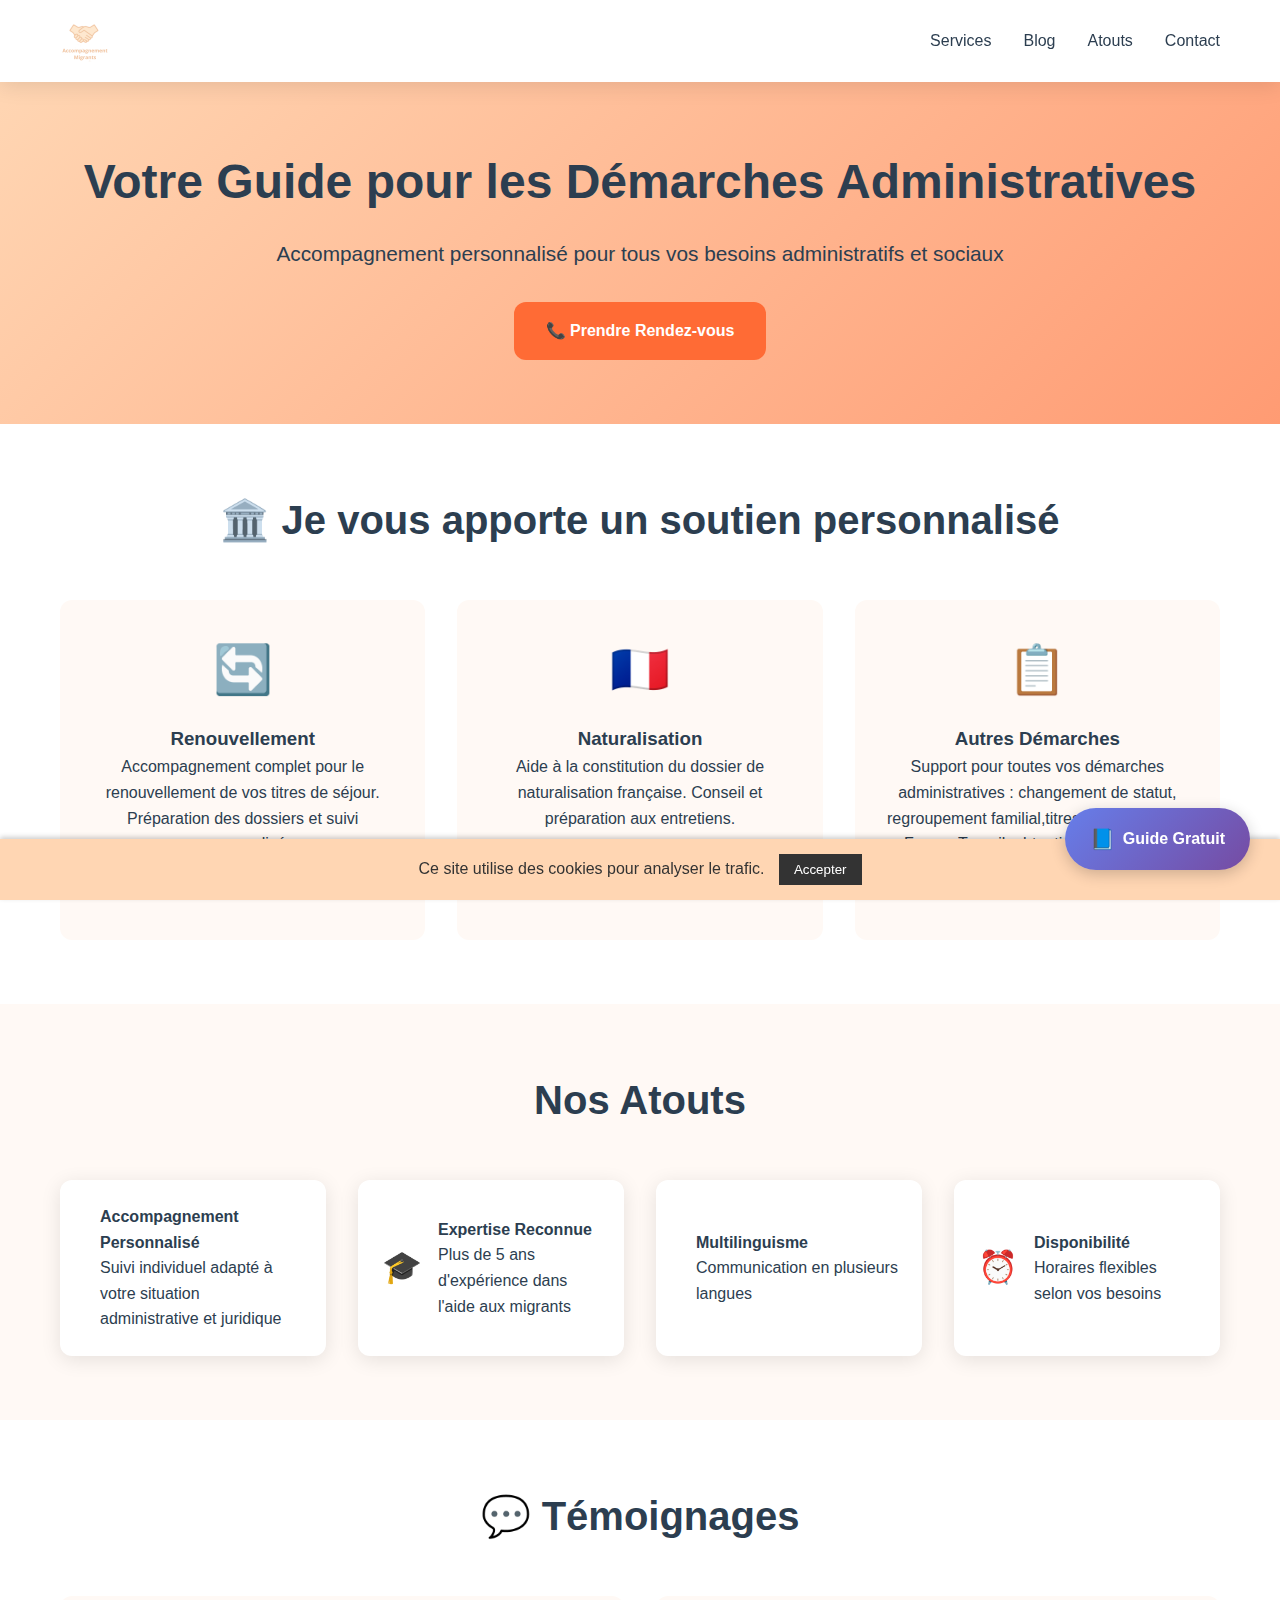
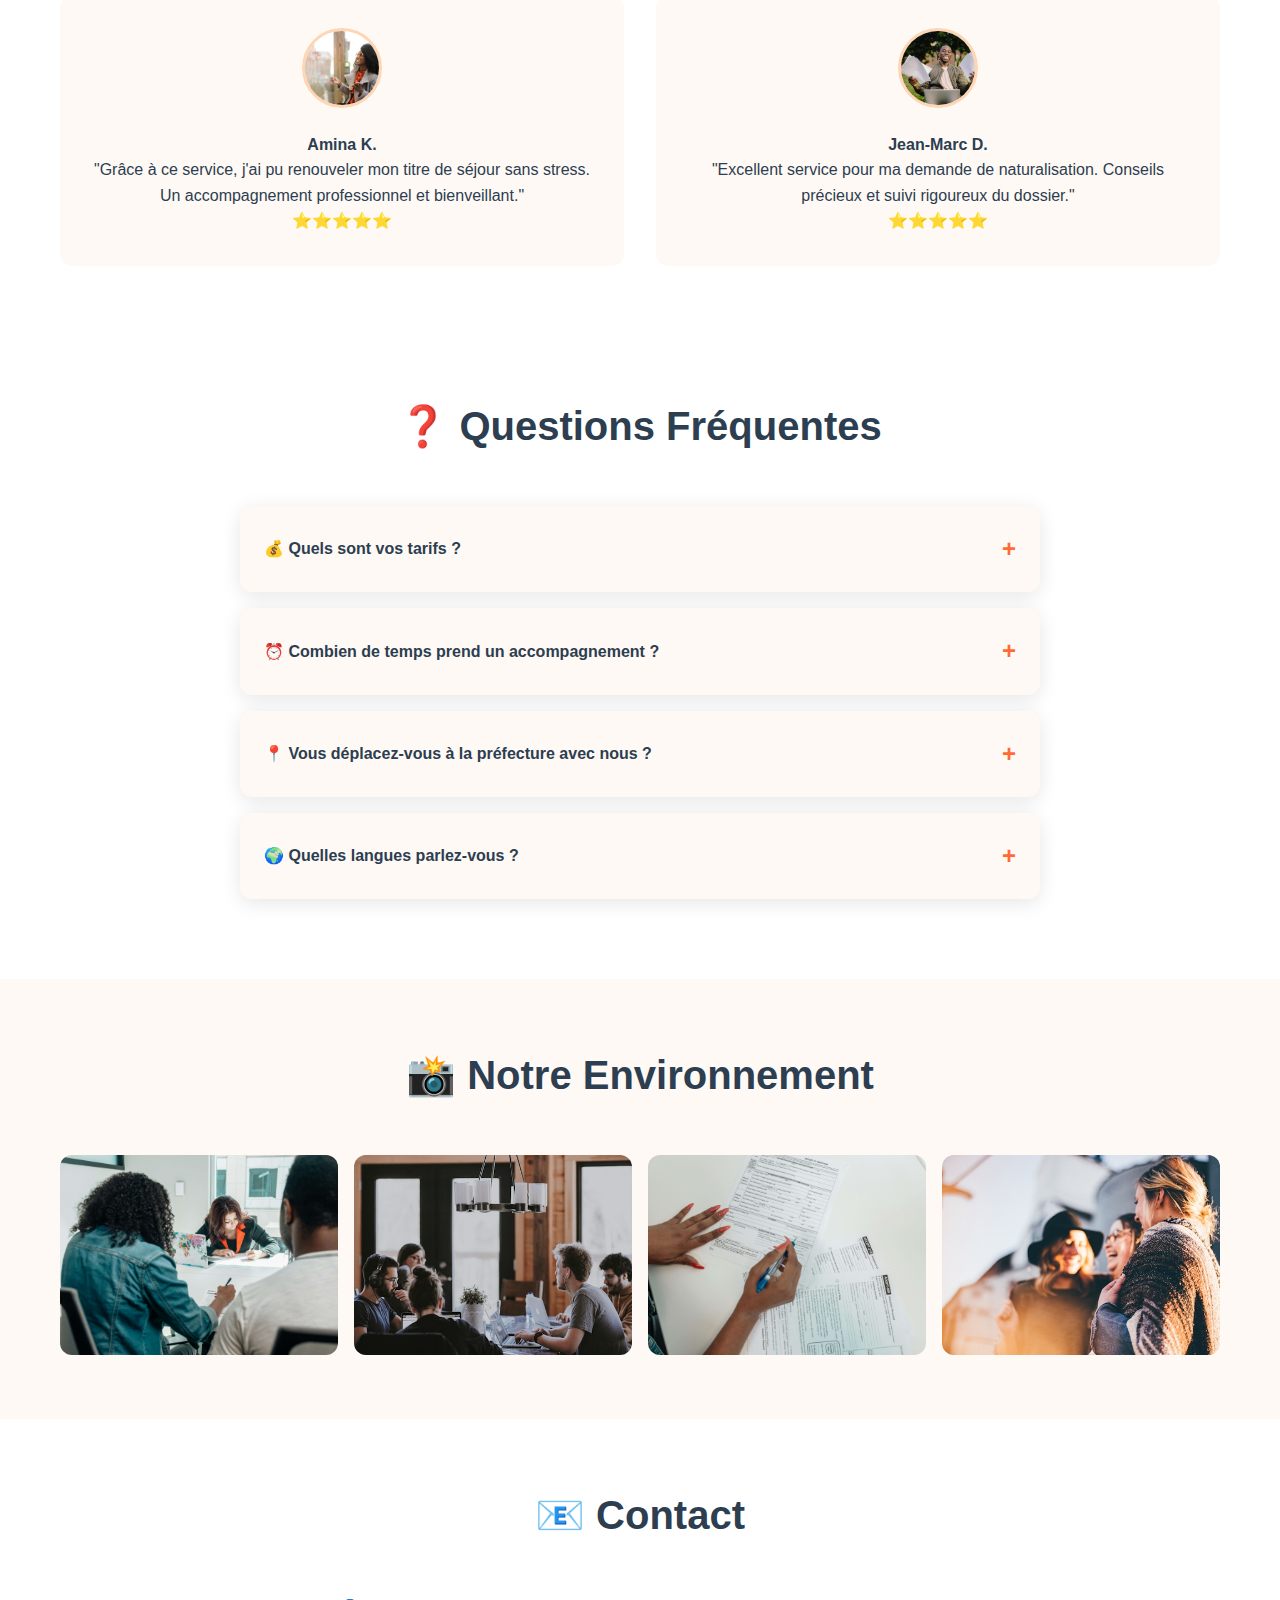
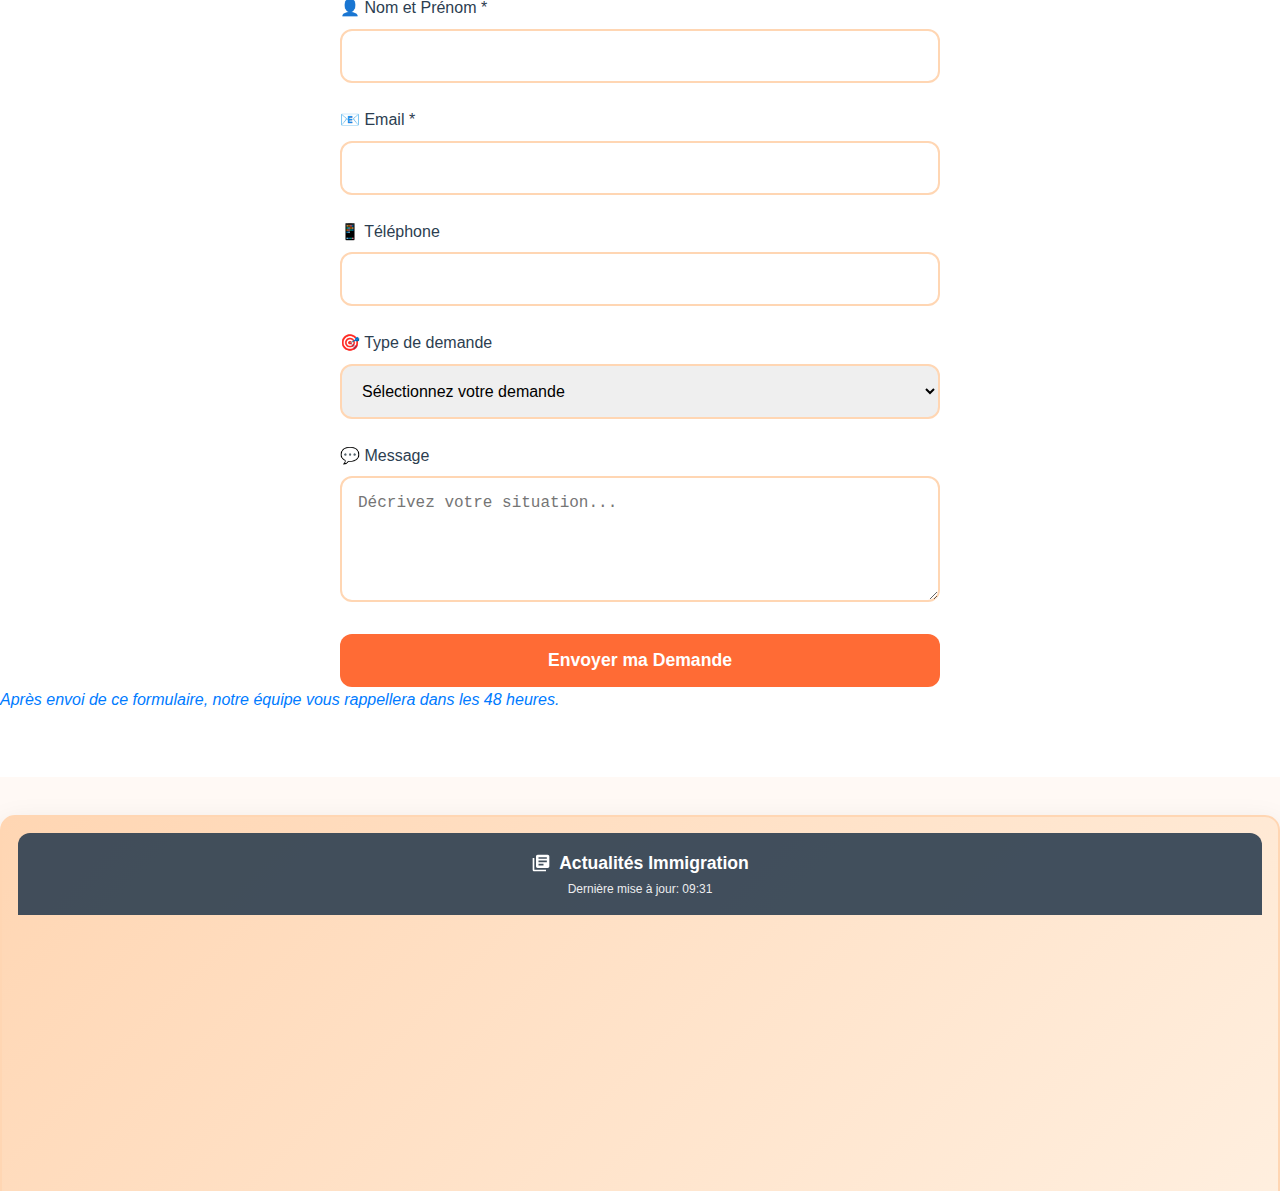
<file: index.html>
<!DOCTYPE html>
<html lang="fr">
<head>
    <meta charset="UTF-8">
    <meta name="viewport" content="width=device-width, initial-scale=1.0">
    <title>Guide administratif et migrants </title>
    <meta name="description" content="Accompagnement administratif pour migrants yvelines. Aide aux démarches en préfecture : naturalisation, renouvellement de titre de séjour, obtention Navigo pour enfant, et actualités utiles.">

    <meta name="keywords" content="accompagnement migrants, démarches administratives, préfecture, naturalisation, Yvelines">
    
    <!-- Open Graph / Facebook -->
    <meta property="og:type" content="website">
    <meta property="og:url" content="https://accompagnement-migrants.fr">
    <meta property="og:title" content="Guide administratif et migrants - Accompagnement personnalisé">
    <meta property="og:description" content="Service d'accompagnement administratif pour migrants Yvelines. Aide aux démarches préfecture, naturalisation, renouvellement titres de séjour.">
    <meta property="og:image" content="https://accompagnement-migrants.fr/logo.png">
    
    <!-- Twitter -->
    <meta property="twitter:card" content="summary_large_image">
    <meta property="twitter:url" content="https://accompagnement-migrants.fr">
    <meta property="twitter:title" content="Guide administratif et migrants - Accompagnement personnalisé">
    <meta property="twitter:description" content="Service d'accompagnement administratif pour migrants Yvelines. Aide aux démarches préfecture, naturalisation, renouvellement titres de séjour.">
    <meta property="twitter:image" content="https://accompagnement-migrants.fr/logo.png">
    
    <!-- Schema.org structured data -->
    <script type="application/ld+json">
    {
        "@context": "https://schema.org",
        "@type": "LocalBusiness",
        "name": "Guide administratif et migrants",
        "description": "Service d'accompagnement administratif pour migrants",
        "url": "https://accompagnement-migrants.fr",
        "address": {
            "@type": "PostalAddress",
            "addressLocality": "Elancourt",
            "addressRegion": "Yvelines",
            "addressCountry": "FR"
        },
        "serviceType": "Accompagnement administratif",
        "areaServed": "Yvelines"
    }
    </script>
    
    <style>
        * {
            margin: 0;
            padding: 0;
            box-sizing: border-box;
        }

        :root {
            --primary-color: #FFD6B3;
            --secondary-color: #FF9B73;
            --accent-color: #FF6B35;
            --text-dark: #2C3E50;
            --text-light: #7F8C8D;
            --background-light: #FFF9F5;
            --white: #FFFFFF;
            --shadow: 0 4px 20px rgba(0,0,0,0.1);
            --border-radius: 12px;
        }

        body {
            font-family: 'Segoe UI', Tahoma, Geneva, Verdana, sans-serif;
            line-height: 1.6;
            color: var(--text-dark);
            background-color: var(--background-light);
        }

        .container {
            max-width: 1200px;
            margin: 0 auto;
            padding: 0 20px;
        }

        /* Header */
        header {
            background: var(--white);
            box-shadow: var(--shadow);
            position: fixed;
            width: 100%;
            top: 0;
            z-index: 1000;
        }

        .header-content {
            display: flex;
            justify-content: space-between;
            align-items: center;
            padding: 1rem 0;
        }

        .logo {
            height: 50px;
            width: auto;
        }

        .nav-menu {
            display: flex;
            list-style: none;
            gap: 2rem;
        }

        .nav-menu a {
            text-decoration: none;
            color: var(--text-dark);
            font-weight: 500;
            transition: color 0.3s;
        }

        .nav-menu a:hover {
            color: var(--accent-color);
        }

        .burger {
            display: none;
            flex-direction: column;
            cursor: pointer;
            gap: 4px;
        }

        .burger span {
            width: 25px;
            height: 3px;
            background: var(--text-dark);
            transition: 0.3s;
        }

        .burger.active span:nth-child(1) { transform: rotate(45deg) translate(6px, 6px); }
        .burger.active span:nth-child(2) { opacity: 0; }
        .burger.active span:nth-child(3) { transform: rotate(-45deg) translate(6px, -6px); }

        /* Sections */
        section {
            padding: 4rem 0;
        }

        .hero {
            background: linear-gradient(135deg, var(--primary-color), var(--secondary-color));
            text-align: center;
            margin-top: 80px;
        }

        .hero h1 {
            font-size: 3rem;
            margin-bottom: 1rem;
            color: var(--text-dark);
        }

        .hero p {
            font-size: 1.3rem;
            margin-bottom: 2rem;
            color: var(--text-dark);
        }

        .cta-button {
            display: inline-block;
            background: var(--accent-color);
            color: var(--white);
            padding: 1rem 2rem;
            border-radius: var(--border-radius);
            text-decoration: none;
            font-weight: bold;
            transition: transform 0.3s, box-shadow 0.3s;
        }

        .cta-button:hover {
            transform: translateY(-2px);
            box-shadow: 0 6px 25px rgba(255, 107, 53, 0.3);
        }

        /* Services Section */
        .services {
            background: var(--white);
        }

        .services h2 {
            text-align: center;
            margin-bottom: 3rem;
            font-size: 2.5rem;
            color: var(--text-dark);
        }

        .services-grid {
            display: grid;
            grid-template-columns: repeat(auto-fit, minmax(300px, 1fr));
            gap: 2rem;
        }

        .service-card {
            background: var(--background-light);
            padding: 2rem;
            border-radius: var(--border-radius);
            text-align: center;
            transition: transform 0.3s, box-shadow 0.3s;
        }

        .service-card:hover {
            transform: translateY(-5px);
            box-shadow: var(--shadow);
        }

        .service-icon {
            font-size: 3rem;
            margin-bottom: 1rem;
        }

        /* Advantages Section */
        .advantages {
            background: var(--background-light);
        }

        .advantages h2 {
            text-align: center;
            margin-bottom: 3rem;
            font-size: 2.5rem;
            color: var(--text-dark);
        }

        .advantages-grid {
            display: grid;
            grid-template-columns: repeat(auto-fit, minmax(250px, 1fr));
            gap: 2rem;
        }

        .advantage-item {
            display: flex;
            align-items: center;
            gap: 1rem;
            padding: 1.5rem;
            background: var(--white);
            border-radius: var(--border-radius);
            box-shadow: var(--shadow);
        }

        .advantage-icon {
            font-size: 2rem;
            color: var(--accent-color);
        }

        /* Testimonials */
        .testimonials {
            background: var(--white);
        }

        .testimonials h2 {
            text-align: center;
            margin-bottom: 3rem;
            font-size: 2.5rem;
            color: var(--text-dark);
        }

        .testimonials-grid {
            display: grid;
            grid-template-columns: repeat(auto-fit, minmax(300px, 1fr));
            gap: 2rem;
        }

        .testimonial-card {
            background: var(--background-light);
            padding: 2rem;
            border-radius: var(--border-radius);
            text-align: center;
            transition: transform 0.3s;
        }

        .testimonial-card:hover {
            transform: scale(1.02);
        }

        .testimonial-photo {
            width: 80px;
            height: 80px;
            border-radius: 50%;
            margin: 0 auto 1rem;
            object-fit: cover;
            border: 3px solid var(--primary-color);
        }

        /* FAQ Section */
        .faq {
            background: var(--white);
        }

        .faq h2 {
            text-align: center;
            margin-bottom: 3rem;
            font-size: 2.5rem;
            color: var(--text-dark);
        }

        .faq-container {
            max-width: 800px;
            margin: 0 auto;
        }

        .faq-item {
            background: var(--background-light);
            margin-bottom: 1rem;
            border-radius: var(--border-radius);
            overflow: hidden;
            box-shadow: var(--shadow);
        }

        .faq-question {
            display: flex;
            justify-content: space-between;
            align-items: center;
            padding: 1.5rem;
            cursor: pointer;
            transition: background 0.3s;
        }

        .faq-question:hover {
            background: var(--primary-color);
        }

        .faq-question h4 {
            margin: 0;
            color: var(--text-dark);
        }

        .faq-toggle {
            font-size: 1.5rem;
            font-weight: bold;
            color: var(--accent-color);
            transition: transform 0.3s;
        }

        .faq-item.active .faq-toggle {
            transform: rotate(45deg);
        }

        .faq-answer {
            padding: 0 1.5rem;
            max-height: 0;
            overflow: hidden;
            transition: max-height 0.3s ease, padding 0.3s ease;
        }

        .faq-item.active .faq-answer {
            padding: 0 1.5rem 1.5rem 1.5rem;
            max-height: 200px;
        }

        .faq-answer p {
            margin: 0;
            color: var(--text-light);
            line-height: 1.6;
        }
        .photo-section {
            background: var(--background-light);
        }

        .photo-section h2 {
            text-align: center;
            margin-bottom: 3rem;
            font-size: 2.5rem;
            color: var(--text-dark);
        }

        .photo-grid {
            display: grid;
            grid-template-columns: repeat(auto-fit, minmax(250px, 1fr));
            gap: 1rem;
        }

        .photo-item {
            position: relative;
            overflow: hidden;
            border-radius: var(--border-radius);
            height: 200px;
        }

        .photo-item img {
            width: 100%;
            height: 100%;
            object-fit: cover;
            transition: transform 0.3s;
        }

        .photo-item:hover img {
            transform: scale(1.1);
        }

        /* Contact Form */
        .contact {
            background: var(--white);
        }

        .contact h2 {
            text-align: center;
            margin-bottom: 3rem;
            font-size: 2.5rem;
            color: var(--text-dark);
        }

        .form-container {
            max-width: 600px;
            margin: 0 auto;
        }

        .form-group {
            margin-bottom: 1.5rem;
        }

        .form-group label {
            display: block;
            margin-bottom: 0.5rem;
            font-weight: 500;
        }

        .form-group input,
        .form-group textarea,
        .form-group select {
            width: 100%;
            padding: 1rem;
            border: 2px solid var(--primary-color);
            border-radius: var(--border-radius);
            font-size: 1rem;
            transition: border-color 0.3s;
        }

        .form-group input:focus,
        .form-group textarea:focus,
        .form-group select:focus {
            outline: none;
            border-color: var(--accent-color);
        }

        .submit-btn {
            background: var(--accent-color);
            color: var(--white);
            padding: 1rem 2rem;
            border: none;
            border-radius: var(--border-radius);
            font-size: 1.1rem;
            font-weight: bold;
            cursor: pointer;
            transition: background 0.3s, transform 0.3s;
            width: 100%;
        }

        .submit-btn:hover {
            background: var(--secondary-color);
            transform: translateY(-2px);
        }

        /* Footer */
        footer {
            background: var(--text-dark);
            color: var(--white);
            text-align: center;
            padding: 2rem 0;
        }

        .footer-content {
            display: flex;
            justify-content: center;
            align-items: center;
            gap: 2rem;
            flex-wrap: wrap;
        }

        .footer-link {
            display: flex;
            align-items: center;
            gap: 0.5rem;
            color: var(--white);
            text-decoration: none;
            transition: color 0.3s;
        }

        .footer-link:hover {
            color: var(--primary-color);
        }

        /* Responsive */
        @media (max-width: 768px) {
            .nav-menu {
                position: fixed;
                top: 80px;
                right: -100%;
                width: 100%;
                height: calc(100vh - 80px);
                background: var(--white);
                flex-direction: column;
                justify-content: start;
                align-items: center;
                padding-top: 2rem;
                transition: right 0.3s;
            }

            .nav-menu.active {
                right: 0;
            }

            .burger {
                display: flex;
            }

            .hero h1 {
                font-size: 2rem;
            }

            .hero p {
                font-size: 1.1rem;
            }

            .footer-content {
                flex-direction: column;
                gap: 1rem;
            }
        }

        

          .news-widget {
            background: linear-gradient(135deg, #FFD6B3 0%, #ffefdf 100%);
            border-radius: 15px;
            box-shadow: 0 10px 30px rgba(0, 0, 0, 0.1);
            width: 100%;
            padding: 1rem;
            border: 2px solid var(--primary-color);
            margin: 3% 0;
            position: relative;
            overflow: hidden;
            transition: border-color 0.3s;
        }

        .widget-header {
            background: rgba(44, 62, 80, 0.9);
            color: white;
            padding: 1rem;
            text-align: center;
            position: relative;
            border-radius: 12px 12px 0 0;
        }

        .widget-title {
            font-size: 1.1em;
            font-weight: 600;
            margin: 0;
            display: flex;
            align-items: center;
            justify-content: center;
            gap: 8px;
        }

        .news-icon {
            width: 20px;
            height: 20px;
            animation: pulse 2s infinite;
        }

        @keyframes pulse {
            0%, 100% { opacity: 0.8; }
            50% { opacity: 1; }
        }

        .last-update {
            font-size: 0.75em;
            opacity: 0.9;
            margin-top: 3px;
        }

        .news-container {
            max-height: 280px;
            overflow-y: auto;
            padding: 0;
        }

        .news-item {
            border-bottom: 1px solid rgba(255, 255, 255, 0.3);
            padding: 1rem;
            transition: all 0.3s ease;
            cursor: pointer;
            position: relative;
        }

        .news-item:hover {
            background: rgba(255, 255, 255, 0.2);
            transform: translateX(3px);
        }

        .news-item:last-child {
            border-bottom: none;
        }

        .news-title {
            font-size: 0.9em;
            font-weight: 600;
            color: #2c3e50;
            line-height: 1.4;
            margin-bottom: 5px;
        }

        .news-source {
            font-size: 0.75em;
            color: #7f8c8d;
            font-style: italic;
        }

        .news-date {
            font-size: 0.7em;
            color: #95a5a6;
            position: absolute;
            top: 15px;
            right: 15px;
        }

        .loading {
            text-align: center;
            padding: 30px 20px;
            color: #7f8c8d;
            font-style: italic;
        }

        .error {
            text-align: center;
            padding: 20px;
            color: #e74c3c;
            font-size: 0.9em;
        }

        /* Scrollbar personnalisée */
        .news-container::-webkit-scrollbar {
            width: 4px;
        }

        .news-container::-webkit-scrollbar-track {
            background: rgba(255, 255, 255, 0.1);
        }

        .news-container::-webkit-scrollbar-thumb {
            background: rgba(44, 62, 80, 0.3);
            border-radius: 2px;
        }

        .news-container::-webkit-scrollbar-thumb:hover {
            background: rgba(44, 62, 80, 0.5);
        }

        /* Animation d'apparition */
        .news-item {
            animation: slideIn 0.5s ease forwards;
            opacity: 0;
            transform: translateX(-20px);
        }

        .news-item:nth-child(1) { animation-delay: 0.1s; }
        .news-item:nth-child(2) { animation-delay: 0.2s; }
        .news-item:nth-child(3) { animation-delay: 0.3s; }
        .news-item:nth-child(4) { animation-delay: 0.4s; }
        .news-item:nth-child(5) { animation-delay: 0.5s; }

        @keyframes slideIn {
            to {
                opacity: 1;
                transform: translateX(0);
            }
        }

        /* Responsive */
        @media (max-width: 480px) {
            .news-widget {
                max-width: 100%;
                margin: 0;
            }
            
            .news-container {
                max-height: 250px;
            }
        }


        @keyframes pulse {
            0% { transform: scale(1); }
            50% { transform: scale(1.05); }
            100% { transform: scale(1); }
        }
                

        
   </style>

<!-- Google tag (gtag.js) -->
<script async src="https://www.googletagmanager.com/gtag/js?id=G-CEC810Q7EW"></script>
<script>
  window.dataLayer = window.dataLayer || [];
  function gtag(){dataLayer.push(arguments);}
  gtag('js', new Date());

  gtag('config', 'G-CEC810Q7EW');
</script>



<!-- Meta Pixel Code -->
<script>
!function(f,b,e,v,n,t,s)
{if(f.fbq)return;n=f.fbq=function(){n.callMethod?
n.callMethod.apply(n,arguments):n.queue.push(arguments)};
if(!f._fbq)f._fbq=n;n.push=n;n.loaded=!0;n.version='2.0';
n.queue=[];t=b.createElement(e);t.async=!0;
t.src=v;s=b.getElementsByTagName(e)[0];
s.parentNode.insertBefore(t,s)}(window, document,'script',
'https://connect.facebook.net/en_US/fbevents.js');
fbq('init', '1152254362906201');
fbq('track', 'PageView');
</script>
<noscript><img height="1" width="1" style="display:none"
src="https://www.facebook.com/tr?id=1152254362906201&ev=PageView&noscript=1"
/></noscript>
<!-- End Meta Pixel Code -->

    

    
</head>
<body>
    <!-- Header -->
    <header>
        <div class="container">
            <div class="header-content">
                <img src="logon.png" alt="Guide administratif et migrants" class="logo">
                <nav>
                    <ul class="nav-menu">
                        <li><a href="#services">Services</a></li> 
                        <li><a href="blog/">Blog</a></li>
                        <li><a href="#advantages"> Atouts</a></li>
                        <li><a href="#contact"> Contact</a></li>
                    </ul>
                    <div class="burger">
                        <span></span>
                        <span></span>
                        <span></span>
                    </div>
                </nav>
            </div>
        </div>
    </header>

    <!-- Hero Section -->
    <section class="hero">
        <div class="container">
            <h1> Votre Guide pour les Démarches Administratives</h1>
            <p>Accompagnement personnalisé pour tous vos besoins administratifs et sociaux</p>
            <a href="#contact" class="cta-button">📞 Prendre Rendez-vous</a>
        </div>
    </section>

    <!-- Services Section -->
    <section id="services" class="services">
        <div class="container">
            <h2>🏛️ Je vous apporte un soutien personnalisé </h2>
            <div class="services-grid">
                <div class="service-card">
                    <div class="service-icon">🔄</div>
                    <h3>Renouvellement</h3>
                    <p>Accompagnement complet pour le renouvellement de vos titres de séjour. Préparation des dossiers et suivi personnalisé.</p>
                </div>
                <div class="service-card">
                    <div class="service-icon">🇫🇷</div>
                    <h3>Naturalisation</h3>
                    <p>Aide à la constitution du dossier de naturalisation française. Conseil et préparation aux entretiens.</p>
                </div>
                <div class="service-card">
                    <div class="service-icon">📋</div>
                    <h3>Autres Démarches</h3>
                    <p>Support pour toutes vos démarches administratives : changement de statut, regroupement familial,titres de séjour, Caf, France Travail, obtention Navigo pour enfant, carte famille nombreuse et plus encore.</p>
                </div>
            </div>
        </div>
    </section>

    <!-- Advantages Section -->
    <section id="advantages" class="advantages">
        <div class="container">
            <h2> Nos Atouts</h2>
            <div class="advantages-grid">
                <div class="advantage-item">
                    <span class="advantage-icon"></span>
                    <div>
                        <h4>Accompagnement Personnalisé</h4>
                        <p>Suivi individuel adapté à votre situation administrative et juridique</p>
                    </div>
                </div>
                <div class="advantage-item">
                    <span class="advantage-icon">🎓</span>
                    <div>
                        <h4>Expertise Reconnue</h4>
                        <p>Plus de 5 ans d'expérience dans l'aide aux migrants</p>
                    </div>
                </div>
                <div class="advantage-item">
                    <span class="advantage-icon"></span>
                    <div>
                        <h4>Multilinguisme</h4>
                        <p>Communication en plusieurs langues</p>
                    </div>
                </div>
                <div class="advantage-item">
                    <span class="advantage-icon">⏰</span>
                    <div>
                        <h4>Disponibilité</h4>
                        <p>Horaires flexibles selon vos besoins</p>
                    </div>
                </div>
            </div>
        </div>
    </section>



<!-- Bouton flottant guide gratuit -->
<div style="position: fixed; bottom: 30px; right: 30px; z-index: 9999; animation: pulse 2s infinite;">
    <a href="https://forms.fillout.com/t/pEKdkoqfXAus" 
       target="_blank"
       style="background: linear-gradient(135deg, #667eea 0%, #764ba2 100%); color: white; padding: 15px 25px; border-radius: 50px; text-decoration: none; box-shadow: 0 4px 15px rgba(0,0,0,0.2); display: flex; align-items: center; font-weight: bold; font-family: Arial, sans-serif;">
        <span style="margin-right: 8px; font-size: 20px;">📘</span>
        Guide Gratuit
    </a>
</div>




    

    <!-- Testimonials Section -->
    <section class="testimonials">
        <div class="container">
            <h2>💬 Témoignages</h2>
            <div class="testimonials-grid">
                <div class="testimonial-card">
                    <img src="amina.jpg" alt="Amina" class="testimonial-photo">
                    <h4>Amina K.</h4>
                    <p>"Grâce à ce service, j'ai pu renouveler mon titre de séjour sans stress. Un accompagnement professionnel et bienveillant."</p>
                    <span>⭐⭐⭐⭐⭐</span>
                </div>
                <div class="testimonial-card">
                    <img src="jean-marc.jpg" alt="Jean-Marc" class="testimonial-photo">
                    <h4>Jean-Marc D.</h4>
                    <p>"Excellent service pour ma demande de naturalisation. Conseils précieux et suivi rigoureux du dossier."</p>
                    <span>⭐⭐⭐⭐⭐</span>
                </div>
            </div>
        </div>
    </section>

    <!-- FAQ Section -->
    <section class="faq">
        <div class="container">
            <h2>❓ Questions Fréquentes</h2>
            <div class="faq-container">
                <div class="faq-item">
                    <div class="faq-question">
                        <h4>💰 Quels sont vos tarifs ?</h4>
                        <span class="faq-toggle">+</span>
                    </div>
                    <div class="faq-answer">
                        <p>Nos tarifs varient selon le type de démarche : consultation initiale 30€, accompagnement première demande selon la situation... Devis gratuit par téléphone.</p>
                    </div>
                </div>
                
                <div class="faq-item">
                    <div class="faq-question">
                        <h4>⏰ Combien de temps prend un accompagnement ?</h4>
                        <span class="faq-toggle">+</span>
                    </div>
                    <div class="faq-answer">
                        <p>Cela dépend de votre situation : préparation dossier (1-2 semaines), accompagnement préfecture (demi-journée), suivi jusqu'à obtention du titre.</p>
                    </div>
                </div>
                
                <div class="faq-item">
                    <div class="faq-question">
                        <h4>📍 Vous déplacez-vous à la préfecture avec nous ?</h4>
                        <span class="faq-toggle">+</span>
                    </div>
                    <div class="faq-answer">
                        <p>Oui, nous vous accompagnons physiquement lors de vos rendez-vous en préfecture pour vous assister et traduire si nécessaire.</p>
                    </div>
                </div>
                
                <div class="faq-item">
                    <div class="faq-question">
                        <h4>🌍 Quelles langues parlez-vous ?</h4>
                        <span class="faq-toggle">+</span>
                    </div>
                    <div class="faq-answer">
                        <p>Nous parlons français, anglais, lingala pour mieux vous accompagner dans vos démarches.</p>
                    </div>
                </div>
            </div>
        </div>
    </section>

    <!-- Photo Section -->
    <section class="photo-section">
        <div class="container">
            <h2>📸 Notre Environnement</h2>
            <div class="photo-grid">
                <div class="photo-item">
                    <img src="demarches-prefecture.jpg" alt="Bureau d'accueil">
                </div>
                <div class="photo-item">
                    <img src="accompagnementPersonnalise.jpeg" alt="Préfecture">
                </div>
                <div class="photo-item">
                    <img src="rendezvous-prefecture.jpg" alt="Consultation">
                </div>
                <div class="photo-item">
                    <img src="demarchesimplifie.jpeg" alt="Documents">
                </div>
            </div>
        </div>
    </section>

    <!-- Contact Section -->
    <section id="contact" class="contact">
        <div class="container">
            <h2>📧 Contact</h2>
            <div class="form-container">
                <form action="https://formspree.io/f/myzpdonn" method="POST">
                    <div class="form-group">
                        <label for="name">👤 Nom et Prénom *</label>
                        <input type="text" id="name" name="name" required>
                    </div>
                    <div class="form-group">
                        <label for="email">📧 Email *</label>
                        <input type="email" id="email" name="email" required>
                    </div>
                    <div class="form-group">
                        <label for="phone">📱 Téléphone</label>
                        <input type="tel" id="phone" name="phone">
                    </div>
                    <div class="form-group">
                        <label for="service">🎯 Type de demande</label>
                        <select id="service" name="service">
                            <option value="">Sélectionnez votre demande</option>
                            <option value="renouvellement">Renouvellement titre de séjour</option>
                            <option value="naturalisation">Naturalisation</option>
                            <option value="regroupement">Regroupement familial</option>
                            <option value="autre">Autre</option>
                        </select>
                    </div>
                    <div class="form-group">
                        <label for="message">💬 Message</label>
                        <textarea id="message" name="message" rows="5" placeholder="Décrivez votre situation..."></textarea>
                    </div>
                    <button type="submit" class="submit-btn"> Envoyer ma Demande</button>
                </form>
            </div>
        </div>

        <p style="color: #007bff; font-style: italic;">
        Après envoi de ce formulaire, notre équipe vous rappellera dans les 48 heures.
        </p>
        
    </section>



   <div class="news-widget">
        <div class="widget-header">
            <h3 class="widget-title">
                <svg class="news-icon" viewBox="0 0 24 24" fill="currentColor">
                    <path d="M4 6H2v14c0 1.1.9 2 2 2h14v-2H4V6zm16-4H8c-1.1 0-2 .9-2 2v12c0 1.1.9 2 2 2h12c1.1 0 2-.9 2-2V4c0-1.1-.9-2-2-2zm-1 9H9V9h10v2zm-4 4H9v-2h6v2zm4-8H9V5h10v2z"/>
                </svg>
                Actualités Immigration
            </h3>
            <div class="last-update" id="lastUpdate">Mise à jour en cours...</div>
        </div>
        
        <div class="news-container" id="newsContainer">
            <div class="loading">
                <p>Chargement des dernières actualités...</p>
            </div>
        </div>
    </div>

    

    <!-- Footer -->
    <footer>

<!-- 
        <div class="footer-content">
            <a href="https://wa.me/33123456789" class="footer-link" target="_blank">📱 WhatsApp</a>
            <a href="mailto:contact@guide-migrants.fr" class="footer-link">📧 Email</a>
            <span class="footer-link">📍 Elancourt, Yvelines</span>
        </div>
        <p style="margin-top: 1rem; font-size: 0.9rem; color: var(--text-light);">
            © 2025 Guide administratif et migrants - Tous droits réservés
            <a href="mentions-legales.html" style="color: var(--primary-color);">
                Mentions légales</a>
        </p> -->
        
        <div class="footer-content">
            <a href="https://wa.me/33751493037" class="footer-link" target="_blank">📱 WhatsApp</a>
            <a href="mailto:contact@accompagnement-migrants.fr" class="footer-link">📧 Email</a>
            <span class="footer-link">📍 Elancourt, Yvelines</span>
        </div>
        <p style="margin-top: 1rem; font-size: 0.9rem; color: var(--text-light);">
            © 2025 Guide administratif et migrants - 
            <a href="mentions-legales.html" style="color: var(--primary-color);">Mentions légales</a> |
            <a href="conditions-generales-ventes.html" style="color: var(--primary-color);">CGV</a>
        </p>
    </footer>

    <script>
        // Menu burger functionality
        const burger = document.querySelector('.burger');
        const navMenu = document.querySelector('.nav-menu');

        burger.addEventListener('click', () => {
            burger.classList.toggle('active');
            navMenu.classList.toggle('active');
        });

        // Close menu when clicking on a link
        document.querySelectorAll('.nav-menu a').forEach(link => {
            link.addEventListener('click', () => {
                burger.classList.remove('active');
                navMenu.classList.remove('active');
            });
        });

        // Smooth scrolling for anchor links
        document.querySelectorAll('a[href^="#"]').forEach(anchor => {
            anchor.addEventListener('click', function (e) {
                e.preventDefault();
                const target = document.querySelector(this.getAttribute('href'));
                if (target) {
                    target.scrollIntoView({
                        behavior: 'smooth',
                        block: 'start'
                    });
                }
            });
        });

        // FAQ functionality
        document.querySelectorAll('.faq-question').forEach(question => {
            question.addEventListener('click', () => {
                const faqItem = question.parentElement;
                const isActive = faqItem.classList.contains('active');
                
                // Close all FAQ items
                document.querySelectorAll('.faq-item').forEach(item => {
                    item.classList.remove('active');
                });
                
                // Open clicked item if it wasn't active
                if (!isActive) {
                    faqItem.classList.add('active');
                }
            });
        });

        // Form validation
        const form = document.querySelector('form');
        form.addEventListener('submit', function(e) {
            const name = document.getElementById('name').value;
            const email = document.getElementById('email').value;
            
            if (!name || !email) {
                e.preventDefault();
                alert('Veuillez remplir les champs obligatoires (nom et email)');
            }
        });

        // Add loading state to submit button
        const submitBtn = document.querySelector('.submit-btn');
        form.addEventListener('submit', function() {
            submitBtn.textContent = '⏳ Envoi en cours...';
            submitBtn.disabled = true;
        });
    </script>

<!-- Bannière cookies -->
<div id="cookie-banner" style="position:fixed;bottom:0;width:100%;background:#FFD6B3;padding:15px;text-align:center;box-shadow:0 -2px 5px rgba(0,0,0,0.2);">
  <p style="margin:0;color:#333;">
    Ce site utilise des cookies pour analyser le trafic. 
    <button id="accept-cookies" style="background:#333;color:white;border:none;padding:8px 15px;margin-left:10px;cursor:pointer;">
      Accepter
    </button>
  </p>
</div>

<script>
  document.getElementById("accept-cookies").addEventListener("click", function() {
    document.getElementById("cookie-banner").style.display = "none";
    localStorage.setItem("cookiesAccepted", "true");

    // Charger Google Analytics après acceptation
    var script1 = document.createElement("script");
    script1.async = true;
    script1.src = "https://www.googletagmanager.com/gtag/js?id=G-CEC810Q7EW";
    document.head.appendChild(script1);

    script1.onload = function() {
      window.dataLayer = window.dataLayer || [];
      function gtag(){dataLayer.push(arguments);}
      gtag('js', new Date());
      gtag('config', 'G-CEC810Q7EW');
    };
  });

  // Si déjà accepté, charger directement
  if (localStorage.getItem("cookiesAccepted") === "true") {
    var script1 = document.createElement("script");
    script1.async = true;
    script1.src = "https://www.googletagmanager.com/gtag/js?id=G-CEC810Q7EW";
    document.head.appendChild(script1);

    script1.onload = function() {
      window.dataLayer = window.dataLayer || [];
      function gtag(){dataLayer.push(arguments);}
      gtag('js', new Date());
      gtag('config', 'G-CEC810Q7EW');
    };
    document.getElementById("cookie-banner").style.display = "none";
  }
</script>

     <script>
        class NewsWidget {
            constructor() {
                this.container = document.getElementById('newsContainer');
                this.lastUpdateElement = document.getElementById('lastUpdate');
                this.init();
            }

            async init() {
                try {
                    await this.loadNews();
                    this.updateTimestamp();
                    // Actualiser toutes les 30 minutes
                    setInterval(() => this.loadNews(), 30 * 60 * 1000);
                    // Mettre à jour l'horodatage toutes les minutes
                    setInterval(() => this.updateTimestamp(), 60 * 1000);
                } catch (error) {
                    this.showError();
                }
            }

            async loadNews() {
                try {
                    // Simulation d'actualités (en production, vous utiliseriez une vraie API)
                    const mockNews = await this.getMockNews();
                    this.renderNews(mockNews);
                } catch (error) {
                    console.error('Erreur lors du chargement des actualités:', error);
                    this.showError();
                }
            }

            // Actualités avec dates relatives qui se mettent à jour automatiquement
            async getMockNews() {
                return new Promise(resolve => {
                    setTimeout(() => {
                        resolve([
                            {
                                title: "Nouvelle circulaire de fermeté de Bruno Retailleau pour l'octroi des titres de séjour",
                                source: "Public Sénat",
                                date: new Date(Date.now() - 3 * 60 * 60 * 1000), // il y a 3h
                                url: "https://www.publicsenat.fr/actualites/societe/immigration-ce-qui-va-changer-avec-la-nouvelle-circulaire-de-fermete-de-bruno-retailleau"
                            },
                            {
                                title: "Décret relatif au comité interministériel de contrôle de l'immigration",
                                source: "Légifrance",
                                date: new Date(Date.now() - 8 * 60 * 60 * 1000), // il y a 8h
                                url: "https://www.legifrance.gouv.fr/jorf/id/JORFTEXT000051020622"
                            },
                            {
                                title: "L'État renforce la lutte contre l'immigration irrégulière et améliore les conditions d'intégration",
                                source: "Services de l'État en Gironde",
                                date: new Date(Date.now() - 1 * 24 * 60 * 60 * 1000), // hier
                                url: "https://www.gironde.gouv.fr/Actualites/Communiques-de-presse/Communiques-de-presse-2025/Fevrier-2025/L-Etat-renforce-la-lutte-contre-l-immigration-irreguliere-et-ameliore-les-conditions-d-integration"
                            },
                            {
                                title: "Immigration en France en 2025 : chiffres, origines et marché du travail",
                                source: "Guide Immigration",
                                date: new Date(Date.now() - 2 * 24 * 60 * 60 * 1000), // il y a 2 jours
                                url: "https://guide-immigration.fr/immigration-france-2025/"
                            },
                            {
                                title: "Loi immigration : plusieurs dispositions entrent en vigueur",
                                source: "Service-Public.fr",
                                date: new Date(Date.now() - 4 * 24 * 60 * 60 * 1000), // il y a 4 jours
                                url: "https://www.service-public.fr/particuliers/actualites/A17534"
                            }
                        ]);
                    }, 1000);
                });
            }

            renderNews(newsItems) {
                this.container.innerHTML = '';
                
                newsItems.forEach((item, index) => {
                    const newsElement = document.createElement('div');
                    newsElement.className = 'news-item';
                    newsElement.onclick = () => window.open(item.url, '_blank');
                    
                    newsElement.innerHTML = `
                        <div class="news-date">${this.formatDate(item.date)}</div>
                        <div class="news-title">${item.title}</div>
                        <div class="news-source">${item.source}</div>
                    `;
                    
                    this.container.appendChild(newsElement);
                });
            }

            formatDate(date) {
                const now = new Date();
                const diffTime = Math.abs(now - date);
                const diffDays = Math.ceil(diffTime / (1000 * 60 * 60 * 24));
                const diffHours = Math.ceil(diffTime / (1000 * 60 * 60));
                const diffMinutes = Math.ceil(diffTime / (1000 * 60));

                if (diffMinutes < 60) {
                    return `${diffMinutes}min`;
                } else if (diffHours < 24) {
                    return `${diffHours}h`;
                } else if (diffDays === 1) {
                    return 'hier';
                } else {
                    return `${diffDays}j`;
                }
            }

            updateTimestamp() {
                const now = new Date();
                this.lastUpdateElement.textContent = `Dernière mise à jour: ${now.toLocaleTimeString('fr-FR', {hour: '2-digit', minute: '2-digit'})}`;
            }

            showError() {
                this.container.innerHTML = `
                    <div class="error">
                        <p>❌ Impossible de charger les actualités</p>
                        <p>Vérifiez votre connexion internet</p>
                    </div>
                `;
            }
        }

        // Initialiser le widget au chargement de la page
        document.addEventListener('DOMContentLoaded', () => {
            new NewsWidget();
        });
    </script>
    
</body>
</html>
</file>
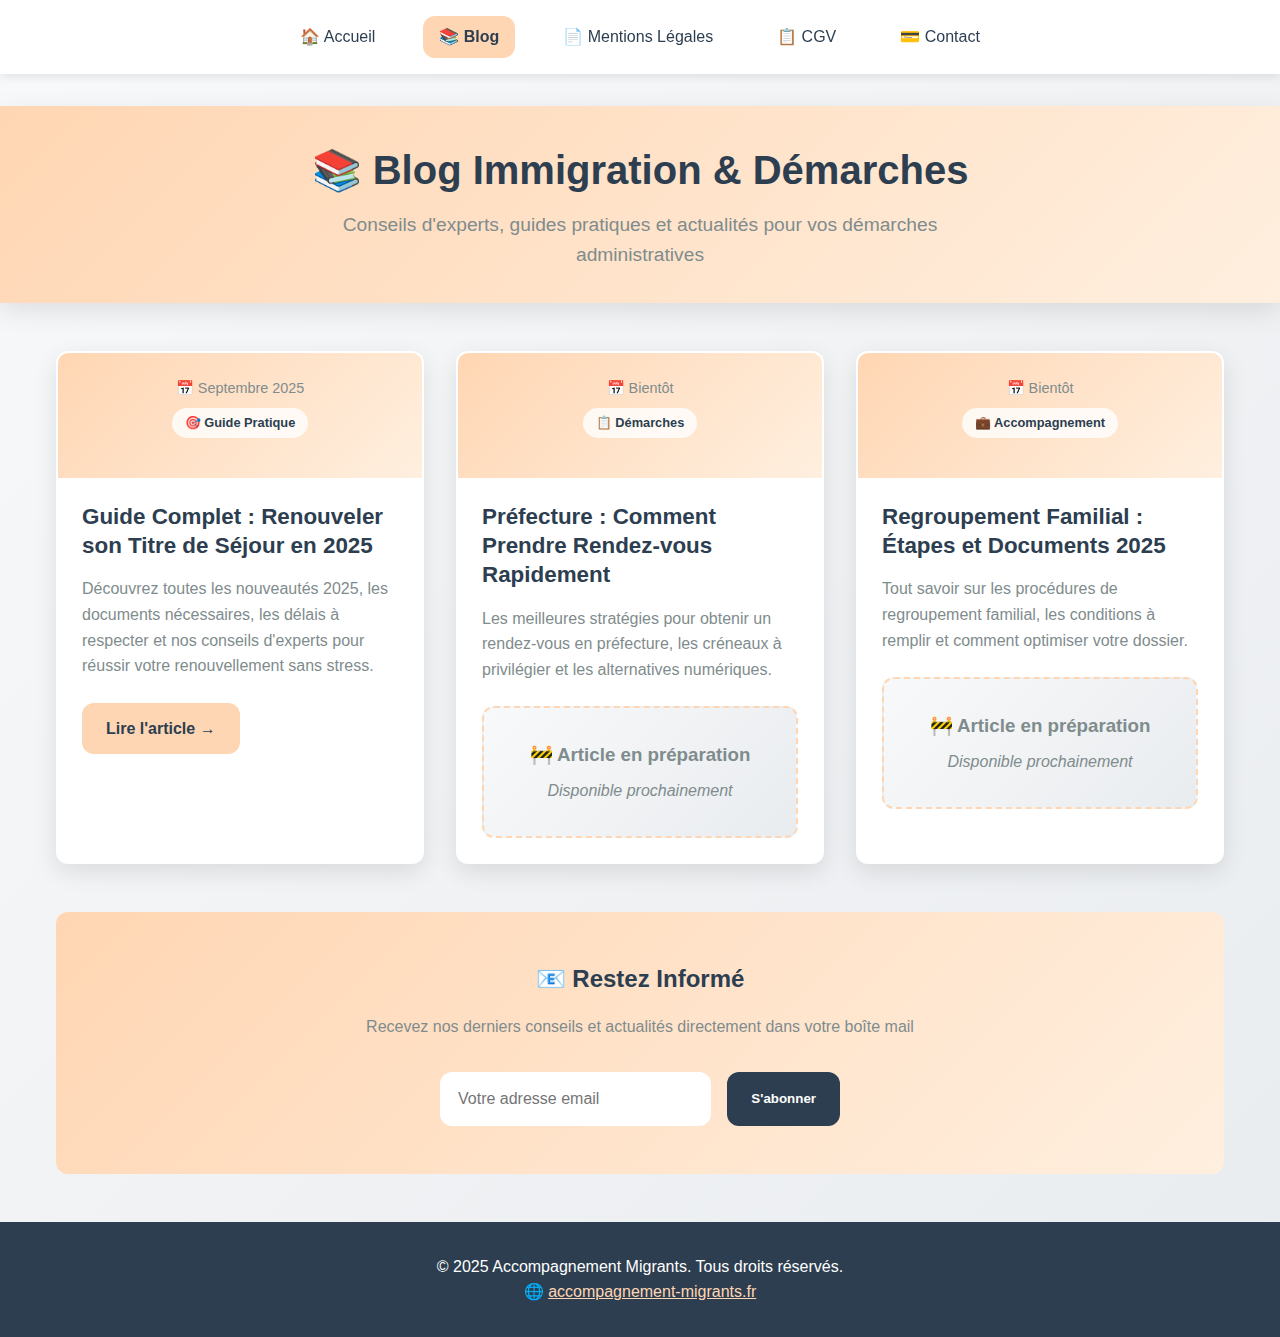
<file: blog/index.html>
<!DOCTYPE html>
<html lang="fr">
<head>
    <meta charset="UTF-8">
    <meta name="viewport" content="width=device-width, initial-scale=1.0">
    <title>Blog - Conseils et Actualités Immigration | Accompagnement Migrants</title>
    <meta name="description" content="Découvrez nos conseils d'experts, guides pratiques et actualités sur l'immigration, les titres de séjour et démarches administratives.">
    <style>
        :root {
            --primary-color: #FFD6B3;
            --secondary-color: #ffefdf;
            --text-dark: #2c3e50;
            --text-light: #7f8c8d;
            --border-radius: 12px;
            --shadow: 0 8px 25px rgba(0, 0, 0, 0.1);
        }

        * {
            margin: 0;
            padding: 0;
            box-sizing: border-box;
        }

        body {
            font-family: 'Segoe UI', Tahoma, Geneva, Verdana, sans-serif;
            line-height: 1.6;
            color: var(--text-dark);
            background: linear-gradient(135deg, #f8f9fa 0%, #e9ecef 100%);
        }

        /* Header */
        .header {
            background: linear-gradient(135deg, var(--primary-color) 0%, var(--secondary-color) 100%);
            padding: 2rem 0;
            text-align: center;
            box-shadow: var(--shadow);
            margin-bottom: 3rem;
        }

        .header h1 {
            font-size: 2.5em;
            margin-bottom: 0.5rem;
            color: var(--text-dark);
            font-weight: 700;
        }

        .header p {
            font-size: 1.2em;
            color: var(--text-light);
            max-width: 600px;
            margin: 0 auto;
        }

        /* Navigation */
        .nav {
            background: white;
            padding: 1rem 0;
            box-shadow: 0 2px 10px rgba(0, 0, 0, 0.1);
            position: sticky;
            top: 0;
            z-index: 100;
            margin-bottom: 2rem;
        }

        .nav-container {
            max-width: 1200px;
            margin: 0 auto;
            display: flex;
            justify-content: center;
            gap: 2rem;
            padding: 0 1rem;
        }

        .nav a {
            text-decoration: none;
            color: var(--text-dark);
            font-weight: 500;
            padding: 0.5rem 1rem;
            border-radius: var(--border-radius);
            transition: all 0.3s ease;
        }

        .nav a:hover {
            background: var(--primary-color);
            transform: translateY(-2px);
        }

        .nav a.active {
            background: var(--primary-color);
            font-weight: 600;
        }

        /* Container */
        .container {
            max-width: 1200px;
            margin: 0 auto;
            padding: 0 1rem;
        }

        /* Blog Grid */
        .blog-grid {
            display: grid;
            grid-template-columns: repeat(auto-fit, minmax(350px, 1fr));
            gap: 2rem;
            margin-bottom: 3rem;
        }

        /* Article Card */
        .article-card {
            background: white;
            border-radius: var(--border-radius);
            box-shadow: var(--shadow);
            overflow: hidden;
            transition: all 0.3s ease;
            border: 2px solid transparent;
        }

        .article-card:hover {
            transform: translateY(-5px);
            box-shadow: 0 15px 35px rgba(0, 0, 0, 0.15);
            border-color: var(--primary-color);
        }

        .article-header {
            background: linear-gradient(135deg, var(--primary-color) 0%, var(--secondary-color) 100%);
            padding: 1.5rem;
            text-align: center;
        }

        .article-date {
            font-size: 0.9em;
            color: var(--text-light);
            margin-bottom: 0.5rem;
        }

        .article-category {
            display: inline-block;
            background: rgba(255, 255, 255, 0.8);
            color: var(--text-dark);
            padding: 0.3rem 0.8rem;
            border-radius: 20px;
            font-size: 0.8em;
            font-weight: 600;
            margin-bottom: 1rem;
        }

        .article-content {
            padding: 1.5rem;
        }

        .article-title {
            font-size: 1.4em;
            font-weight: 600;
            margin-bottom: 1rem;
            color: var(--text-dark);
            line-height: 1.3;
        }

        .article-excerpt {
            color: var(--text-light);
            line-height: 1.6;
            margin-bottom: 1.5rem;
        }

        .article-link {
            display: inline-block;
            background: var(--primary-color);
            color: var(--text-dark);
            text-decoration: none;
            padding: 0.8rem 1.5rem;
            border-radius: var(--border-radius);
            font-weight: 600;
            transition: all 0.3s ease;
        }

        .article-link:hover {
            background: var(--text-dark);
            color: white;
            transform: translateX(5px);
        }

        /* Coming Soon Card */
        .coming-soon {
            background: linear-gradient(135deg, #f8f9fa 0%, #e9ecef 100%);
            border: 2px dashed var(--primary-color);
            text-align: center;
            padding: 2rem;
            border-radius: var(--border-radius);
        }

        .coming-soon h3 {
            color: var(--text-light);
            margin-bottom: 0.5rem;
        }

        .coming-soon p {
            color: var(--text-light);
            font-style: italic;
        }

        /* Newsletter */
        .newsletter {
            background: linear-gradient(135deg, var(--primary-color) 0%, var(--secondary-color) 100%);
            padding: 3rem 2rem;
            border-radius: var(--border-radius);
            text-align: center;
            margin: 3rem 0;
        }

        .newsletter h2 {
            margin-bottom: 1rem;
            color: var(--text-dark);
        }

        .newsletter p {
            margin-bottom: 2rem;
            color: var(--text-light);
        }

        .newsletter-form {
            display: flex;
            max-width: 400px;
            margin: 0 auto;
            gap: 1rem;
        }

        .newsletter input {
            flex: 1;
            padding: 1rem;
            border: 2px solid white;
            border-radius: var(--border-radius);
            font-size: 1rem;
        }

        .newsletter button {
            background: var(--text-dark);
            color: white;
            border: none;
            padding: 1rem 1.5rem;
            border-radius: var(--border-radius);
            font-weight: 600;
            cursor: pointer;
            transition: all 0.3s ease;
        }

        .newsletter button:hover {
            background: #34495e;
            transform: translateY(-2px);
        }

        /* Footer */
        .footer {
            background: var(--text-dark);
            color: white;
            text-align: center;
            padding: 2rem 0;
            margin-top: 3rem;
        }

        /* Responsive */
        @media (max-width: 768px) {
            .header h1 {
                font-size: 2em;
            }

            .nav-container {
                flex-direction: column;
                gap: 1rem;
            }

            .blog-grid {
                grid-template-columns: 1fr;
            }

            .newsletter-form {
                flex-direction: column;
            }
        }
    </style>
</head>
<body>
    <!-- Navigation -->
    <nav class="nav">
        <div class="nav-container">
            <a href="../index.html">🏠 Accueil</a>
            <a href="index.html" class="active">📚 Blog</a>
            <a href="../mentions-legales.html">📄 Mentions Légales</a>
            <a href="../conditions-generales-ventes.html">📋 CGV</a>
            <a href="../contact.html">💳 Contact</a>
        </div>
    </nav>

    <!-- Header -->
    <header class="header">
        <h1>📚 Blog Immigration & Démarches</h1>
        <p>Conseils d'experts, guides pratiques et actualités pour vos démarches administratives</p>
    </header>

    <!-- Main Content -->
    <main class="container">
        <!-- Blog Articles Grid -->
        <section class="blog-grid">
            <!-- Premier Article - Bientôt disponible -->
            <article class="article-card">
                <div class="article-header">
                    <div class="article-date">📅 Septembre 2025</div>
                    <span class="article-category">🎯 Guide Pratique</span>
                </div>
                <div class="article-content">
                    <h2 class="article-title">Guide Complet : Renouveler son Titre de Séjour en 2025</h2>
                    <p class="article-excerpt">
                        Découvrez toutes les nouveautés 2025, les documents nécessaires, les délais à respecter et nos conseils d'experts pour réussir votre renouvellement sans stress.
                    </p>
                    <a href="renouveler-titre-sejour-2025.html" class="article-link">Lire l'article →</a>
                </div>
            </article>

            <!-- Articles à venir -->
            <article class="article-card">
                <div class="article-header">
                    <div class="article-date">📅 Bientôt</div>
                    <span class="article-category">📋 Démarches</span>
                </div>
                <div class="article-content">
                    <h2 class="article-title">Préfecture : Comment Prendre Rendez-vous Rapidement</h2>
                    <p class="article-excerpt">
                        Les meilleures stratégies pour obtenir un rendez-vous en préfecture, les créneaux à privilégier et les alternatives numériques.
                    </p>
                    <div class="coming-soon">
                        <h3>🚧 Article en préparation</h3>
                        <p>Disponible prochainement</p>
                    </div>
                </div>
            </article>

            <article class="article-card">
                <div class="article-header">
                    <div class="article-date">📅 Bientôt</div>
                    <span class="article-category">💼 Accompagnement</span>
                </div>
                <div class="article-content">
                    <h2 class="article-title">Regroupement Familial : Étapes et Documents 2025</h2>
                    <p class="article-excerpt">
                        Tout savoir sur les procédures de regroupement familial, les conditions à remplir et comment optimiser votre dossier.
                    </p>
                    <div class="coming-soon">
                        <h3>🚧 Article en préparation</h3>
                        <p>Disponible prochainement</p>
                    </div>
                </div>
            </article>
        </section>

        <!-- Newsletter -->
        <section class="newsletter">
            <h2>📧 Restez Informé</h2>
            <p>Recevez nos derniers conseils et actualités directement dans votre boîte mail</p>
            <form class="newsletter-form">
                <input type="email" placeholder="Votre adresse email" required>
                <button type="submit">S'abonner</button>
            </form>
        </section>
    </main>

    <!-- Footer -->
    <footer class="footer">
        <p>&copy; 2025 Accompagnement Migrants. Tous droits réservés.</p>
        <p>🌐 <a href="../index.html" style="color: #FFD6B3;">accompagnement-migrants.fr</a></p>
    </footer>
</body>
</html>
</file>
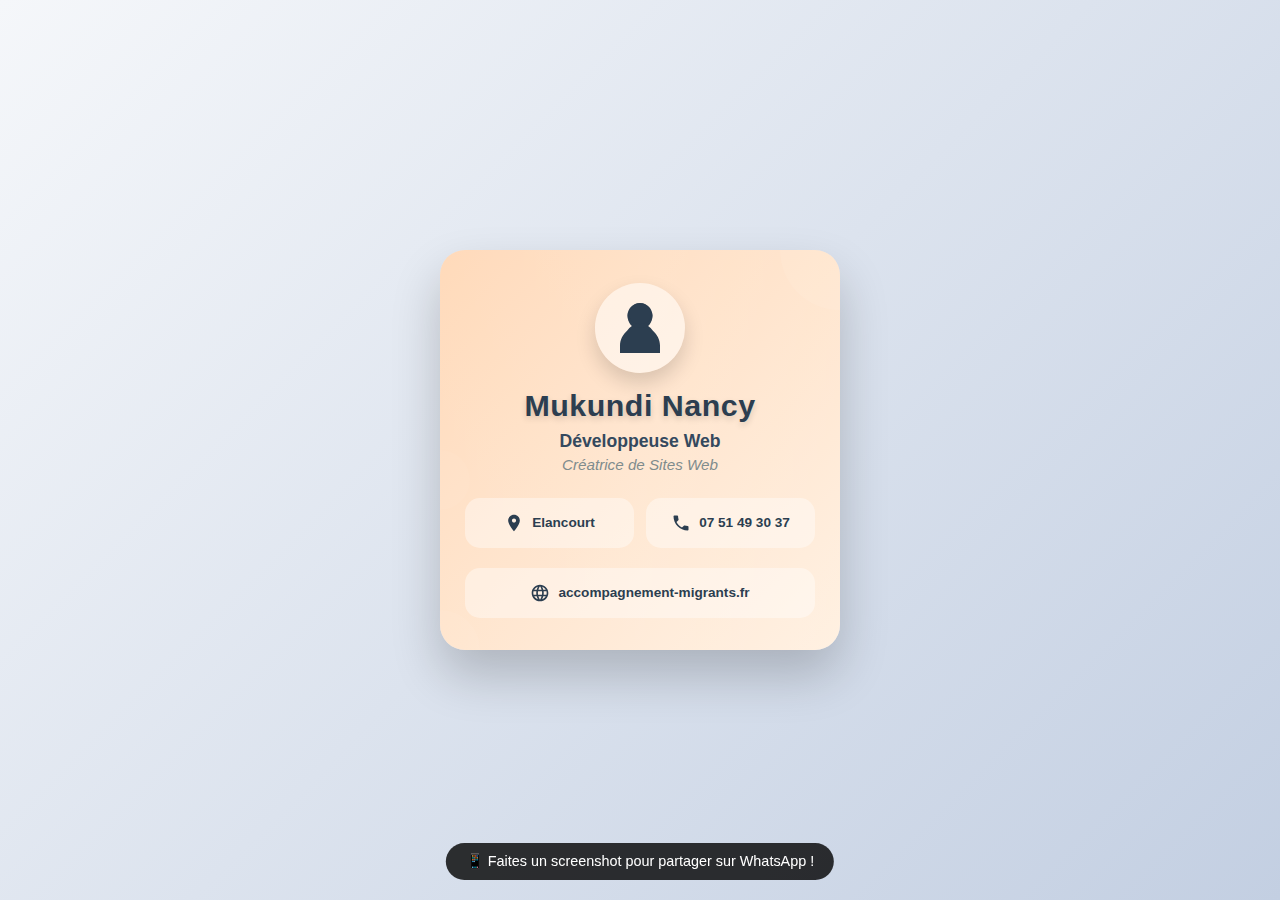
<file: carte-visite.html>
<!DOCTYPE html>
<html lang="fr">
<head>
    <meta charset="UTF-8">
    <meta name="viewport" content="width=device-width, initial-scale=1.0">
    <title>Carte de Visite</title>
    <style>
        * {
            margin: 0;
            padding: 0;
            box-sizing: border-box;
        }

        body {
            font-family: 'Segoe UI', Tahoma, Geneva, Verdana, sans-serif;
            background: linear-gradient(135deg, #f5f7fa 0%, #c3cfe2 100%);
            padding: 20px;
            min-height: 100vh;
            display: flex;
            justify-content: center;
            align-items: center;
        }

        .business-card {
            background: linear-gradient(135deg, #FFD6B3 0%, #ffefdf 100%);
            border-radius: 25px;
            box-shadow: 0 25px 50px rgba(0, 0, 0, 0.2);
            padding: 35px 25px;
            width: 400px;
            height: 400px;
            position: relative;
            overflow: hidden;
            transition: transform 0.3s ease, box-shadow 0.3s ease;
            display: flex;
            flex-direction: column;
            justify-content: center;
            align-items: center;
        }

        .business-card:hover {
            transform: translateY(-8px) scale(1.02);
            box-shadow: 0 35px 70px rgba(0, 0, 0, 0.25);
        }

        .business-card::before {
            content: '';
            position: absolute;
            top: -50%;
            right: -50%;
            width: 200%;
            height: 200%;
            background: linear-gradient(45deg, transparent, rgba(255, 255, 255, 0.15), transparent);
            transform: rotate(45deg);
            transition: all 0.5s ease;
        }

        .business-card:hover::before {
            animation: shine 0.6s ease-in-out;
        }

        @keyframes shine {
            0% { transform: translateX(-100%) translateY(-100%) rotate(45deg); }
            100% { transform: translateX(100%) translateY(100%) rotate(45deg); }
        }

        .profile-section {
            text-align: center;
            margin-bottom: 25px;
            position: relative;
            z-index: 2;
        }

        .profile-icon {
            background: rgba(255, 255, 255, 0.5);
            border-radius: 50%;
            width: 90px;
            height: 90px;
            margin: 0 auto 15px;
            display: flex;
            align-items: center;
            justify-content: center;
            box-shadow: 0 10px 20px rgba(0, 0, 0, 0.15);
            transition: all 0.3s ease;
        }

        .profile-icon:hover {
            transform: scale(1.08);
            box-shadow: 0 15px 30px rgba(0, 0, 0, 0.2);
        }

        .name {
            font-size: 1.9em;
            font-weight: 800;
            color: #2c3e50;
            margin-bottom: 8px;
            text-shadow: 0 3px 6px rgba(0, 0, 0, 0.15);
            letter-spacing: 0.5px;
        }

        .title {
            font-size: 1.1em;
            color: #34495e;
            font-weight: 600;
            margin-bottom: 4px;
        }

        .subtitle {
            font-size: 0.95em;
            color: #7f8c8d;
            font-style: italic;
            font-weight: 500;
        }

        .contact-grid {
            display: grid;
            grid-template-columns: 1fr 1fr;
            gap: 12px;
            width: 100%;
            position: relative;
            z-index: 2;
        }

        .contact-item {
            display: flex;
            align-items: center;
            justify-content: center;
            padding: 12px 8px;
            background: rgba(255, 255, 255, 0.4);
            border-radius: 15px;
            transition: all 0.3s ease;
            min-height: 50px;
        }

        .contact-item:hover {
            background: rgba(255, 255, 255, 0.6);
            transform: translateY(-2px);
            box-shadow: 0 8px 16px rgba(0, 0, 0, 0.1);
        }

        .icon {
            width: 20px;
            height: 20px;
            margin-right: 8px;
            flex-shrink: 0;
        }

        .contact-text {
            color: #2c3e50;
            font-weight: 600;
            font-size: 0.85em;
            text-align: center;
            line-height: 1.3;
        }

        .website-full {
            grid-column: 1 / -1;
            margin-top: 8px;
        }

        .decorative-element {
            position: absolute;
            width: 120px;
            height: 120px;
            background: rgba(255, 255, 255, 0.08);
            border-radius: 50%;
            top: -60px;
            right: -60px;
            z-index: 1;
        }

        .decorative-element2 {
            position: absolute;
            width: 80px;
            height: 80px;
            background: rgba(255, 255, 255, 0.06);
            border-radius: 50%;
            bottom: -40px;
            left: -40px;
            z-index: 1;
        }

        .decorative-element3 {
            position: absolute;
            width: 60px;
            height: 60px;
            background: rgba(255, 255, 255, 0.04);
            border-radius: 50%;
            top: 50%;
            left: -30px;
            z-index: 1;
        }

        /* Instructions pour capture */
        .capture-instruction {
            position: fixed;
            bottom: 20px;
            left: 50%;
            transform: translateX(-50%);
            background: rgba(0, 0, 0, 0.8);
            color: white;
            padding: 10px 20px;
            border-radius: 25px;
            font-size: 0.9em;
            z-index: 1000;
            animation: pulse 2s infinite;
        }

        @keyframes pulse {
            0%, 100% { opacity: 0.7; }
            50% { opacity: 1; }
        }

        /* Responsive pour mobile */
        @media (max-width: 480px) {
            .business-card {
                width: 350px;
                height: 350px;
                padding: 25px 20px;
            }

            .name {
                font-size: 1.6em;
            }

            .title {
                font-size: 1em;
            }

            .contact-text {
                font-size: 0.8em;
            }

            .icon {
                width: 18px;
                height: 18px;
            }
        }
    </style>
</head>
<body>
    <div class="business-card">
        <div class="decorative-element"></div>
        <div class="decorative-element2"></div>
        <div class="decorative-element3"></div>
        
        <div class="profile-section">
            <div class="profile-icon">
                <svg width="60" height="60" viewBox="0 0 24 24" fill="#2c3e50">
                    <!-- Visage et cheveux longs -->
                    <path d="M12 2C9.24 2 7 4.24 7 7c0 1.66.67 3.16 1.76 4.24-.71.5-1.37 1.12-1.93 1.85C5.22 14.58 4 16.69 4 19v3h16v-3c0-2.31-1.22-4.42-2.83-5.91-.56-.73-1.22-1.35-1.93-1.85C16.33 10.16 17 8.66 17 7c0-2.76-2.24-5-5-5z"/>
                    <!-- Cheveux longs style féminin -->
                    <path d="M12 2c-1.5 0-2.8.7-3.7 1.8-.3.4-.5.9-.6 1.4C7.3 5.6 7 6.3 7 7c0 .8.2 1.5.5 2.2.2.5.5 1 .8 1.4C9.2 11.4 10.5 12 12 12s2.8-.6 3.7-1.4c.3-.4.6-.9.8-1.4.3-.7.5-1.4.5-2.2 0-.7-.3-1.4-.7-1.8-.1-.5-.3-1-.6-1.4C14.8 2.7 13.5 2 12 2z" opacity="0.7"/>
                    <!-- Détails féminins supplémentaires -->
                    <ellipse cx="12" cy="6.5" rx="4.5" ry="4" opacity="0.4"/>
                </svg>
            </div>
            <div class="name">Mukundi Nancy</div>
            <div class="title">Développeuse Web</div>
            <div class="subtitle">Créatrice de Sites Web</div>
        </div>

        <div class="contact-grid">
            <div class="contact-item">
                <svg class="icon" viewBox="0 0 24 24" fill="#2c3e50">
                    <path d="M12 2C8.13 2 5 5.13 5 9c0 5.25 7 13 7 13s7-7.75 7-13c0-3.87-3.13-7-7-7zm0 9.5c-1.38 0-2.5-1.12-2.5-2.5s1.12-2.5 2.5-2.5 2.5 1.12 2.5 2.5-1.12 2.5-2.5 2.5z"/>
                </svg>
                <span class="contact-text">Elancourt</span>
            </div>

            <div class="contact-item">
                <svg class="icon" viewBox="0 0 24 24" fill="#2c3e50">
                    <path d="M6.62 10.79c1.44 2.83 3.76 5.14 6.59 6.59l2.2-2.2c.27-.27.67-.36 1.02-.24 1.12.37 2.33.57 3.57.57.55 0 1 .45 1 1V20c0 .55-.45 1-1 1-9.39 0-17-7.61-17-17 0-.55.45-1 1-1h3.5c.55 0 1 .45 1 1 0 1.25.2 2.45.57 3.57.11.35.03.74-.25 1.02l-2.2 2.2z"/>
                </svg>
                <span class="contact-text">07 51 49 30 37</span>
            </div>

            <div class="contact-item website-full">
                <svg class="icon" viewBox="0 0 24 24" fill="#2c3e50">
                    <path d="M11.99 2C6.47 2 2 6.48 2 12s4.47 10 9.99 10C17.52 22 22 17.52 22 12S17.52 2 11.99 2zm6.93 6h-2.95c-.32-1.25-.78-2.45-1.38-3.56 1.84.63 3.37 1.91 4.33 3.56zM12 4.04c.83 1.2 1.48 2.53 1.91 3.96h-3.82c.43-1.43 1.08-2.76 1.91-3.96zM4.26 14C4.1 13.36 4 12.69 4 12s.1-1.36.26-2h3.38c-.08.66-.14 1.32-.14 2 0 .68.06 1.34.14 2H4.26zm.82 2h2.95c.32 1.25.78 2.45 1.38 3.56-1.84-.63-3.37-1.9-4.33-3.56zm2.95-8H5.08c.96-1.66 2.49-2.93 4.33-3.56C8.81 5.55 8.35 6.75 8.03 8zM12 19.96c-.83-1.2-1.48-2.53-1.91-3.96h3.82c-.43 1.43-1.08 2.76-1.91 3.96zM14.34 14H9.66c-.09-.66-.16-1.32-.16-2 0-.68.07-1.35.16-2h4.68c.09.65.16 1.32.16 2 0 .68-.07 1.34-.16 2zm.25 5.56c.6-1.11 1.06-2.31 1.38-3.56h2.95c-.96 1.65-2.49 2.93-4.33 3.56zM16.36 14c.08-.66.14-1.32.14-2 0-.68-.06-1.34-.14-2h3.38c.16.64.26 1.31.26 2s-.1 1.36-.26 2h-3.38z"/>
                </svg>
                <span class="contact-text">accompagnement-migrants.fr</span>
            </div>
        </div>
    </div>

    <div class="capture-instruction">
        📱 Faites un screenshot pour partager sur WhatsApp !
    </div>

    <script>
        // Masquer l'instruction après 5 secondes
        setTimeout(() => {
            const instruction = document.querySelector('.capture-instruction');
            if (instruction) {
                instruction.style.display = 'none';
            }
        }, 5000);
    </script>
</body>
</html>
</file>
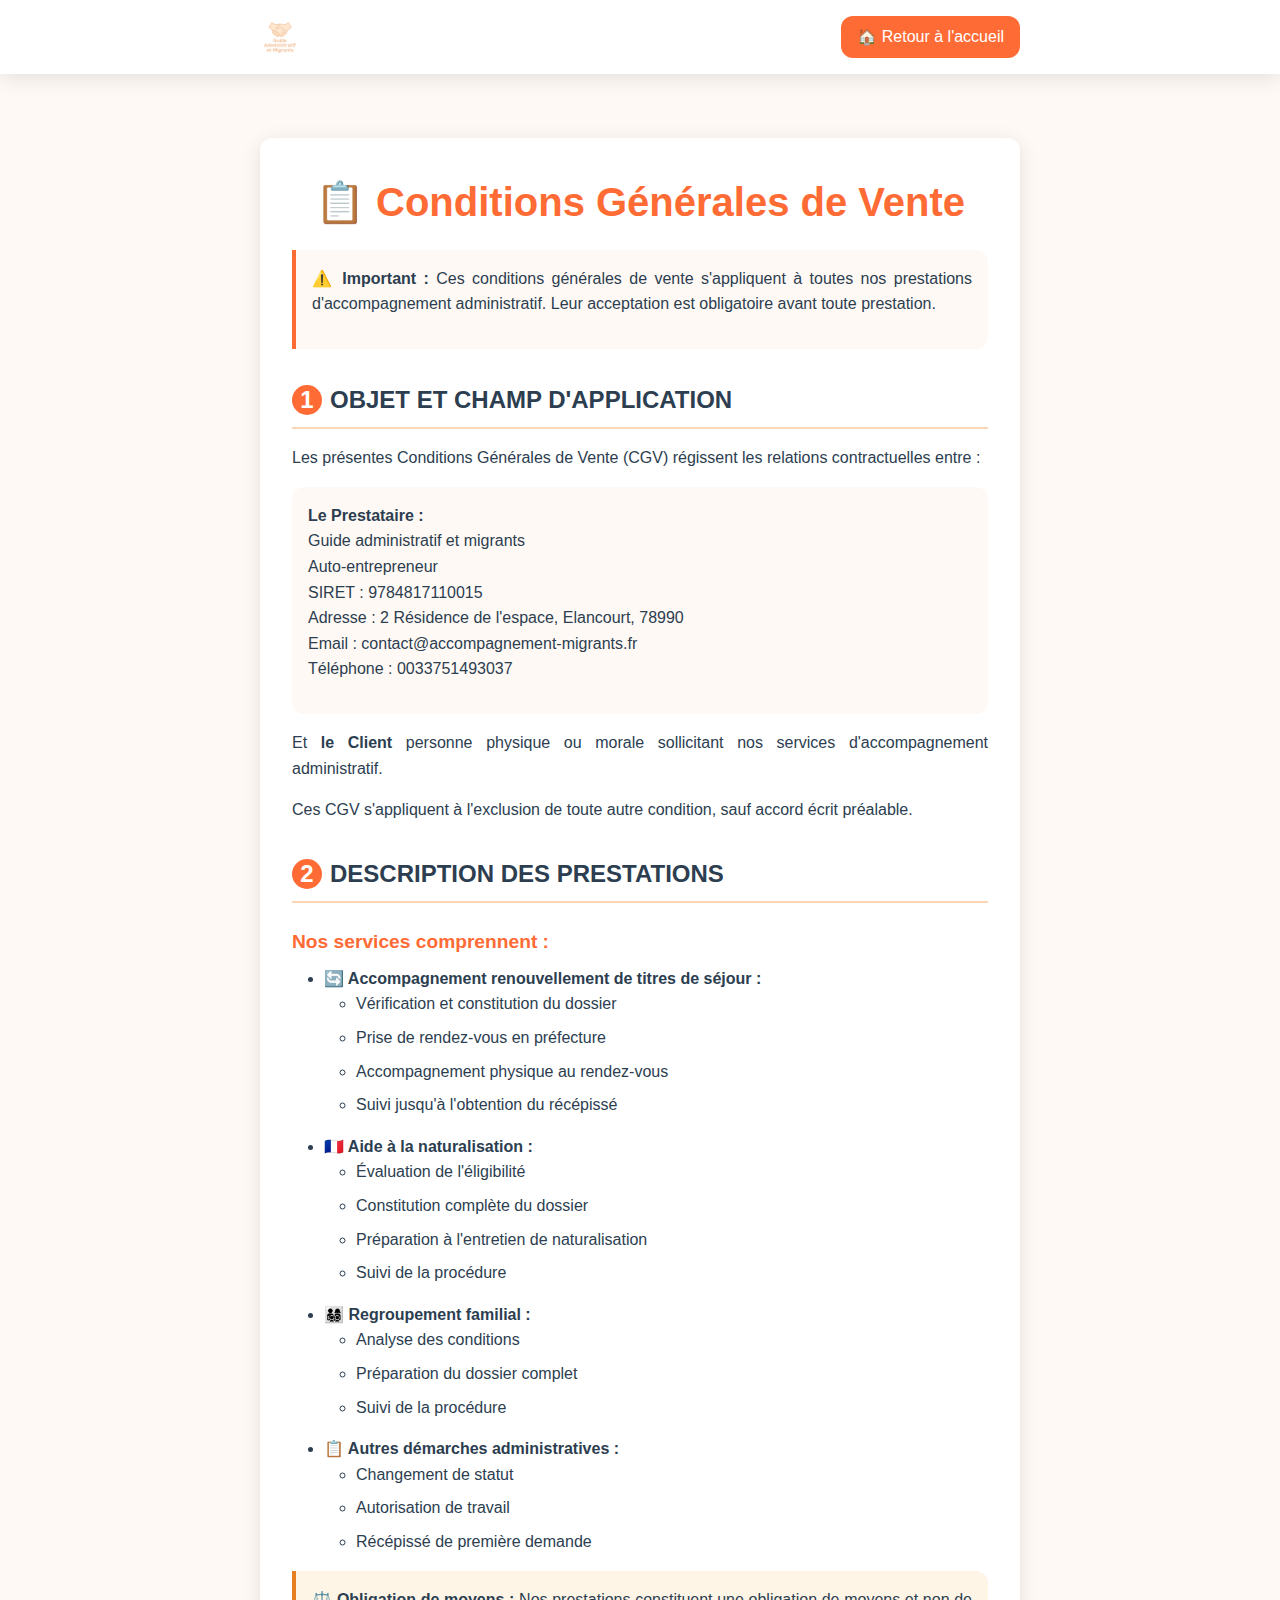
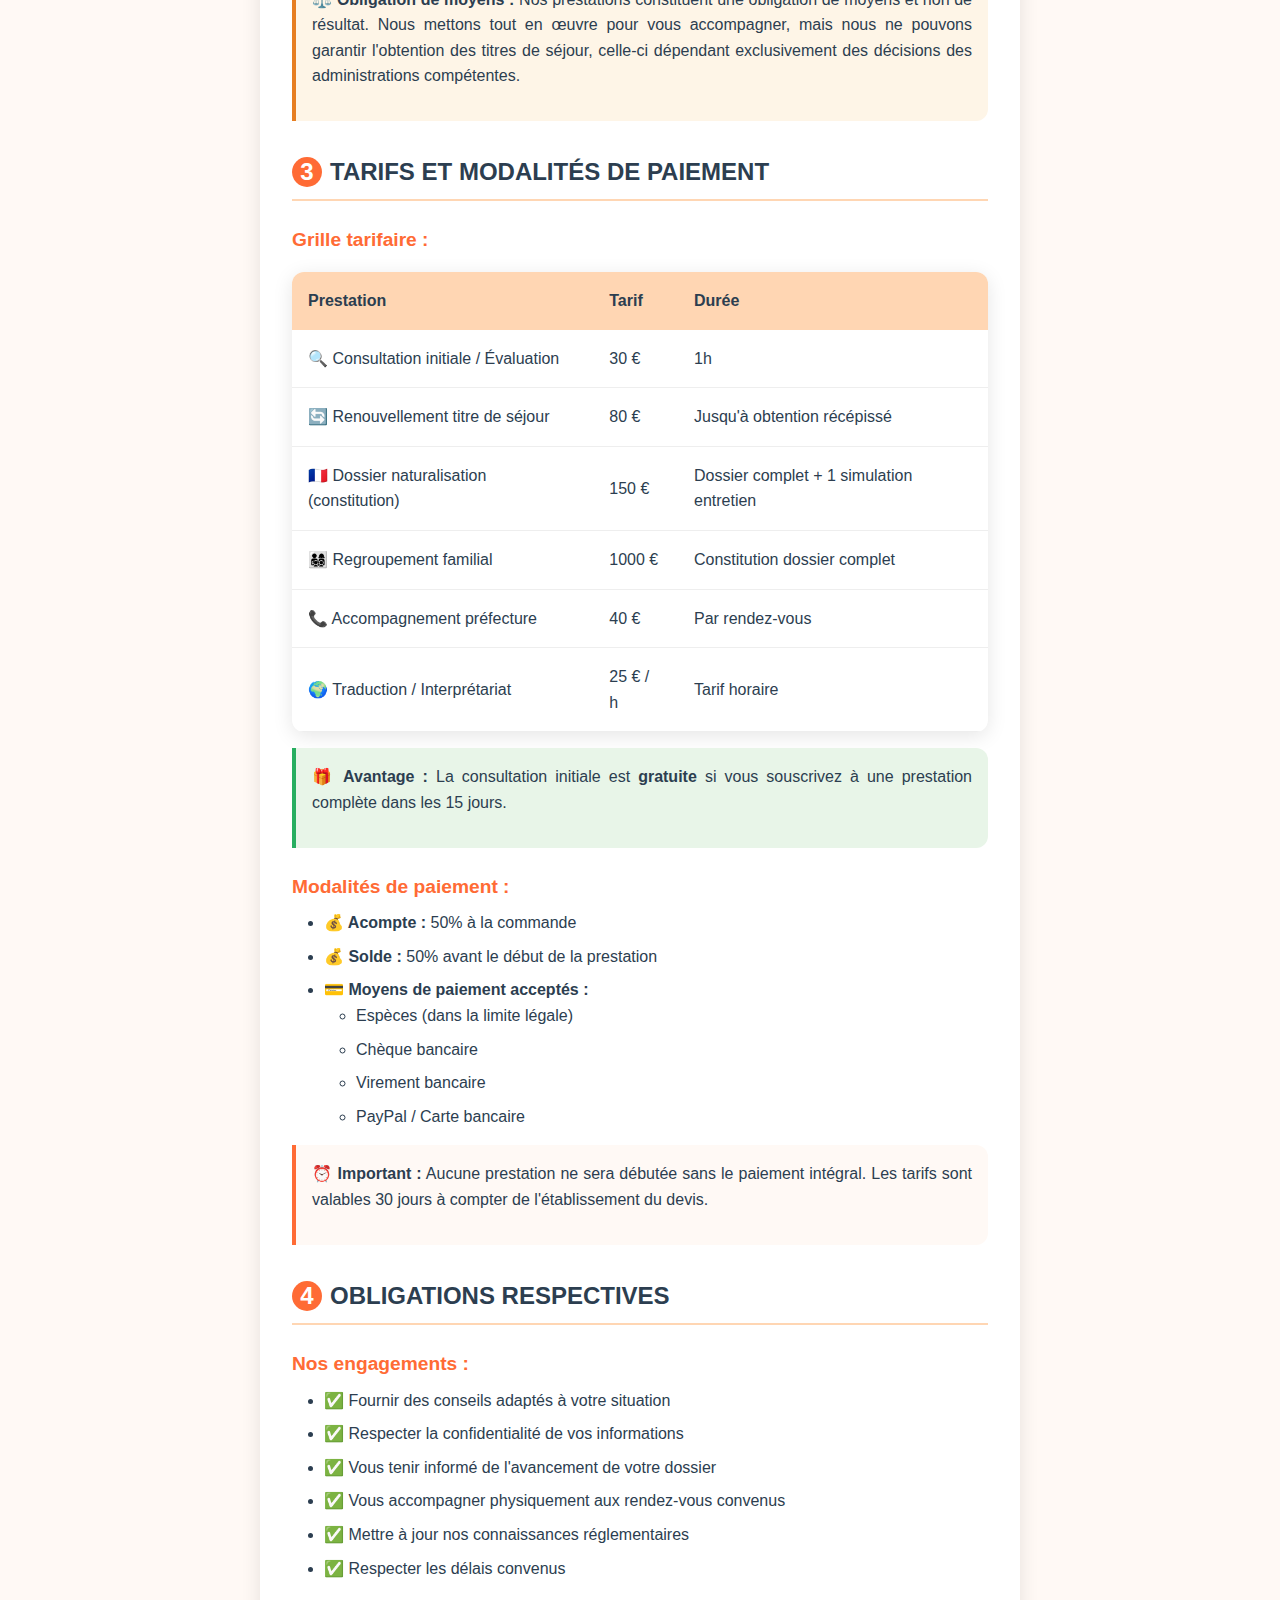
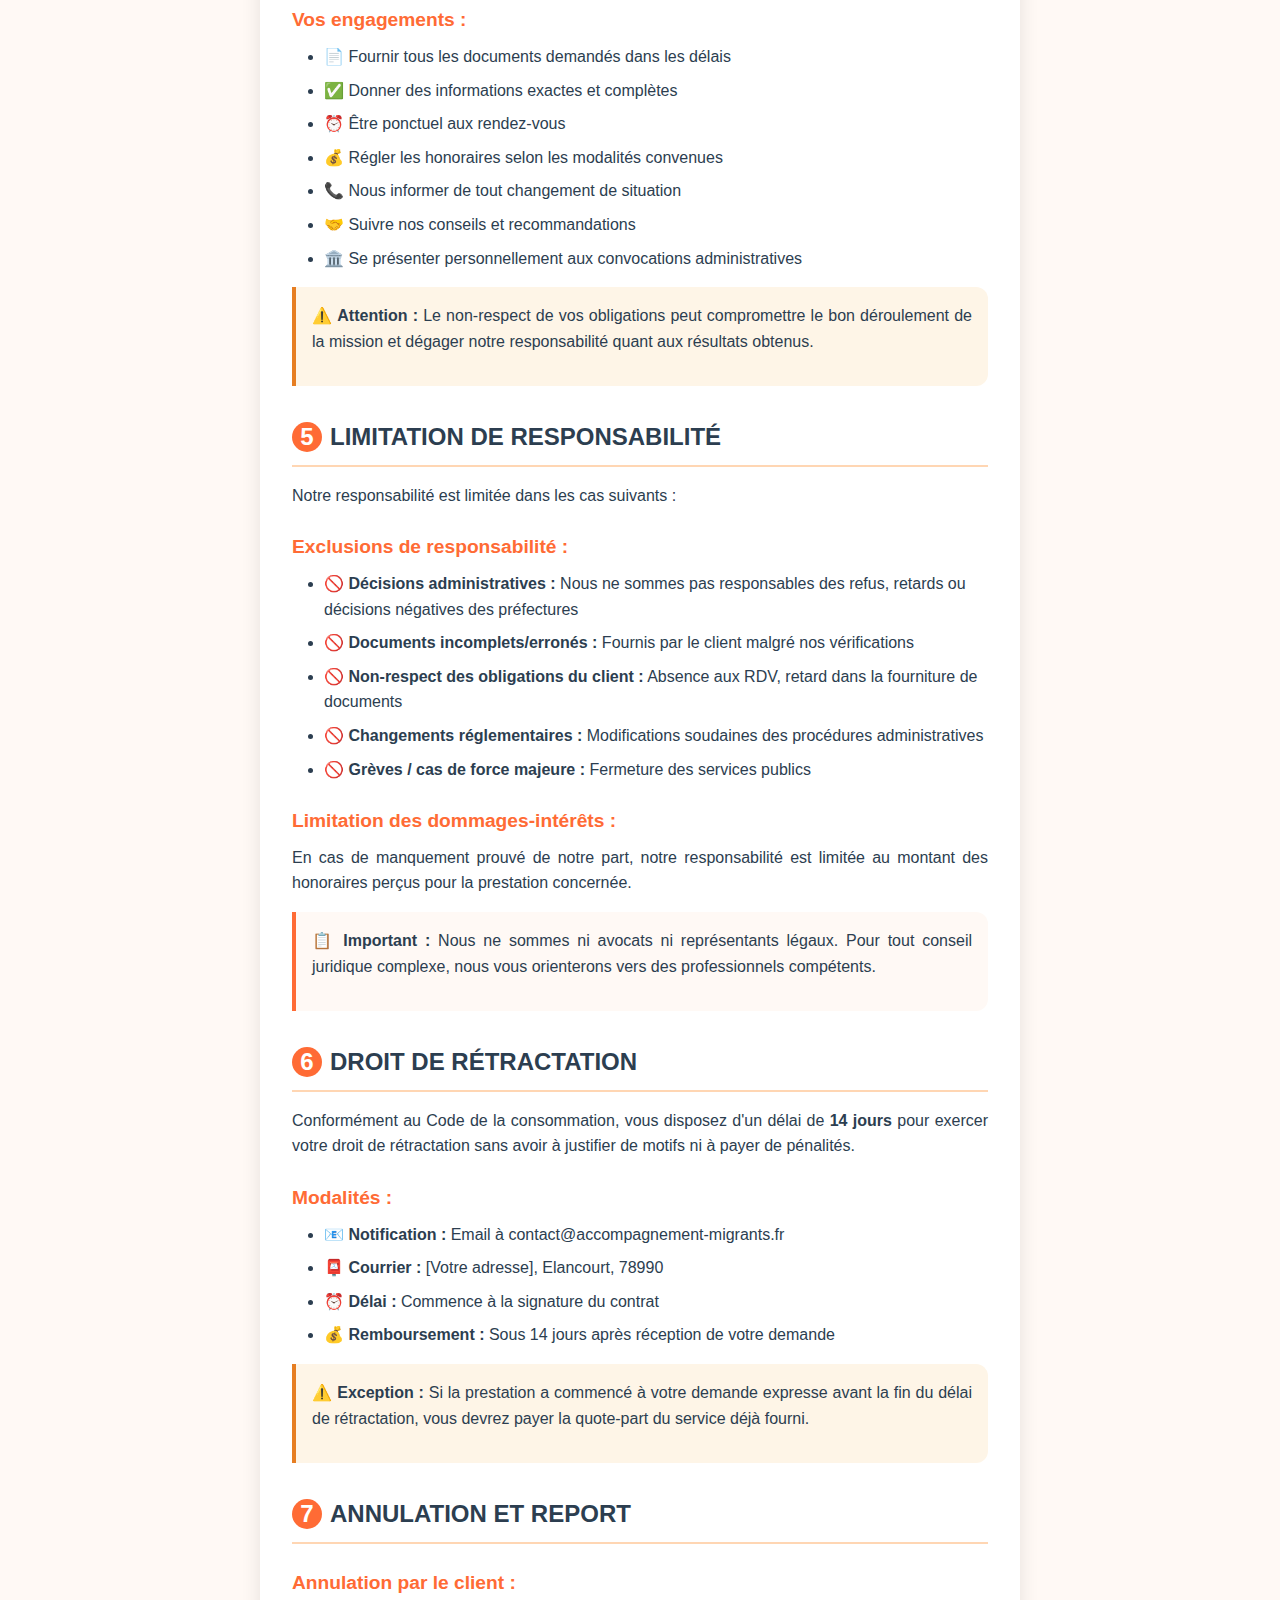
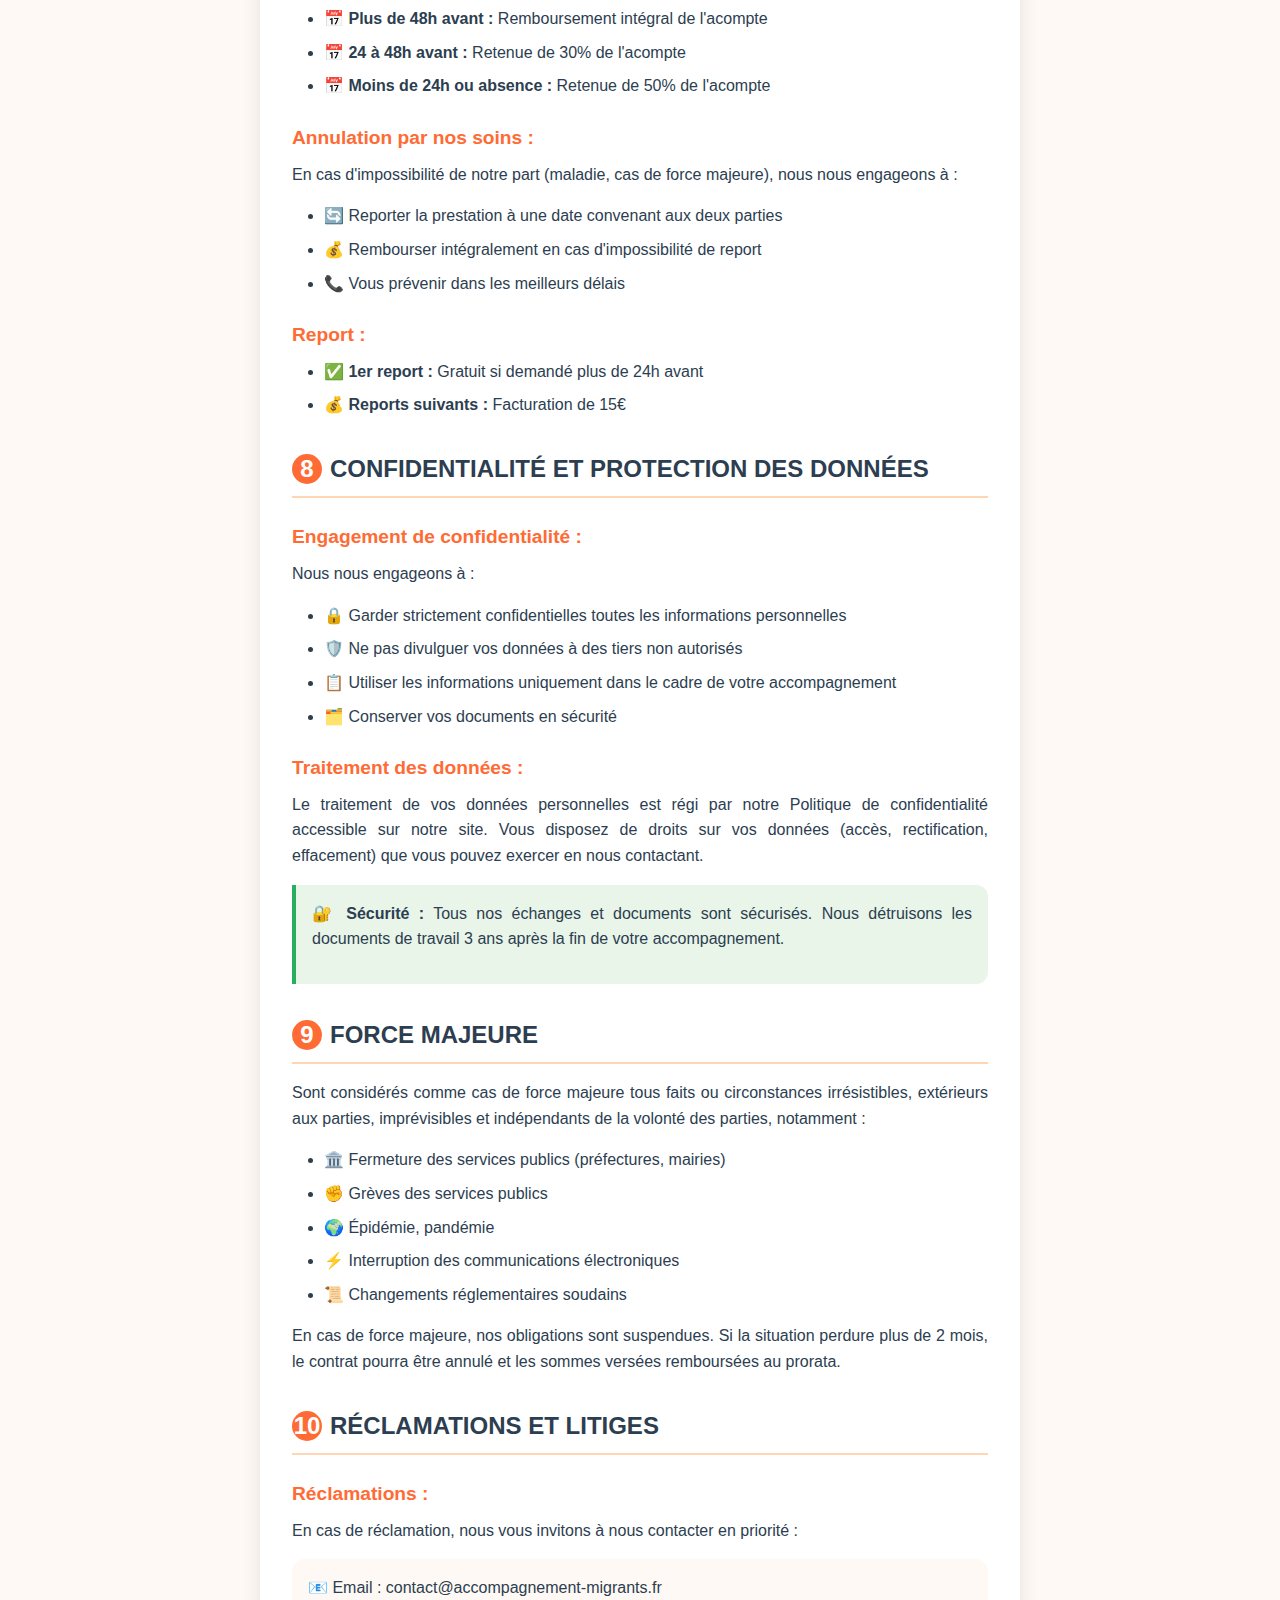
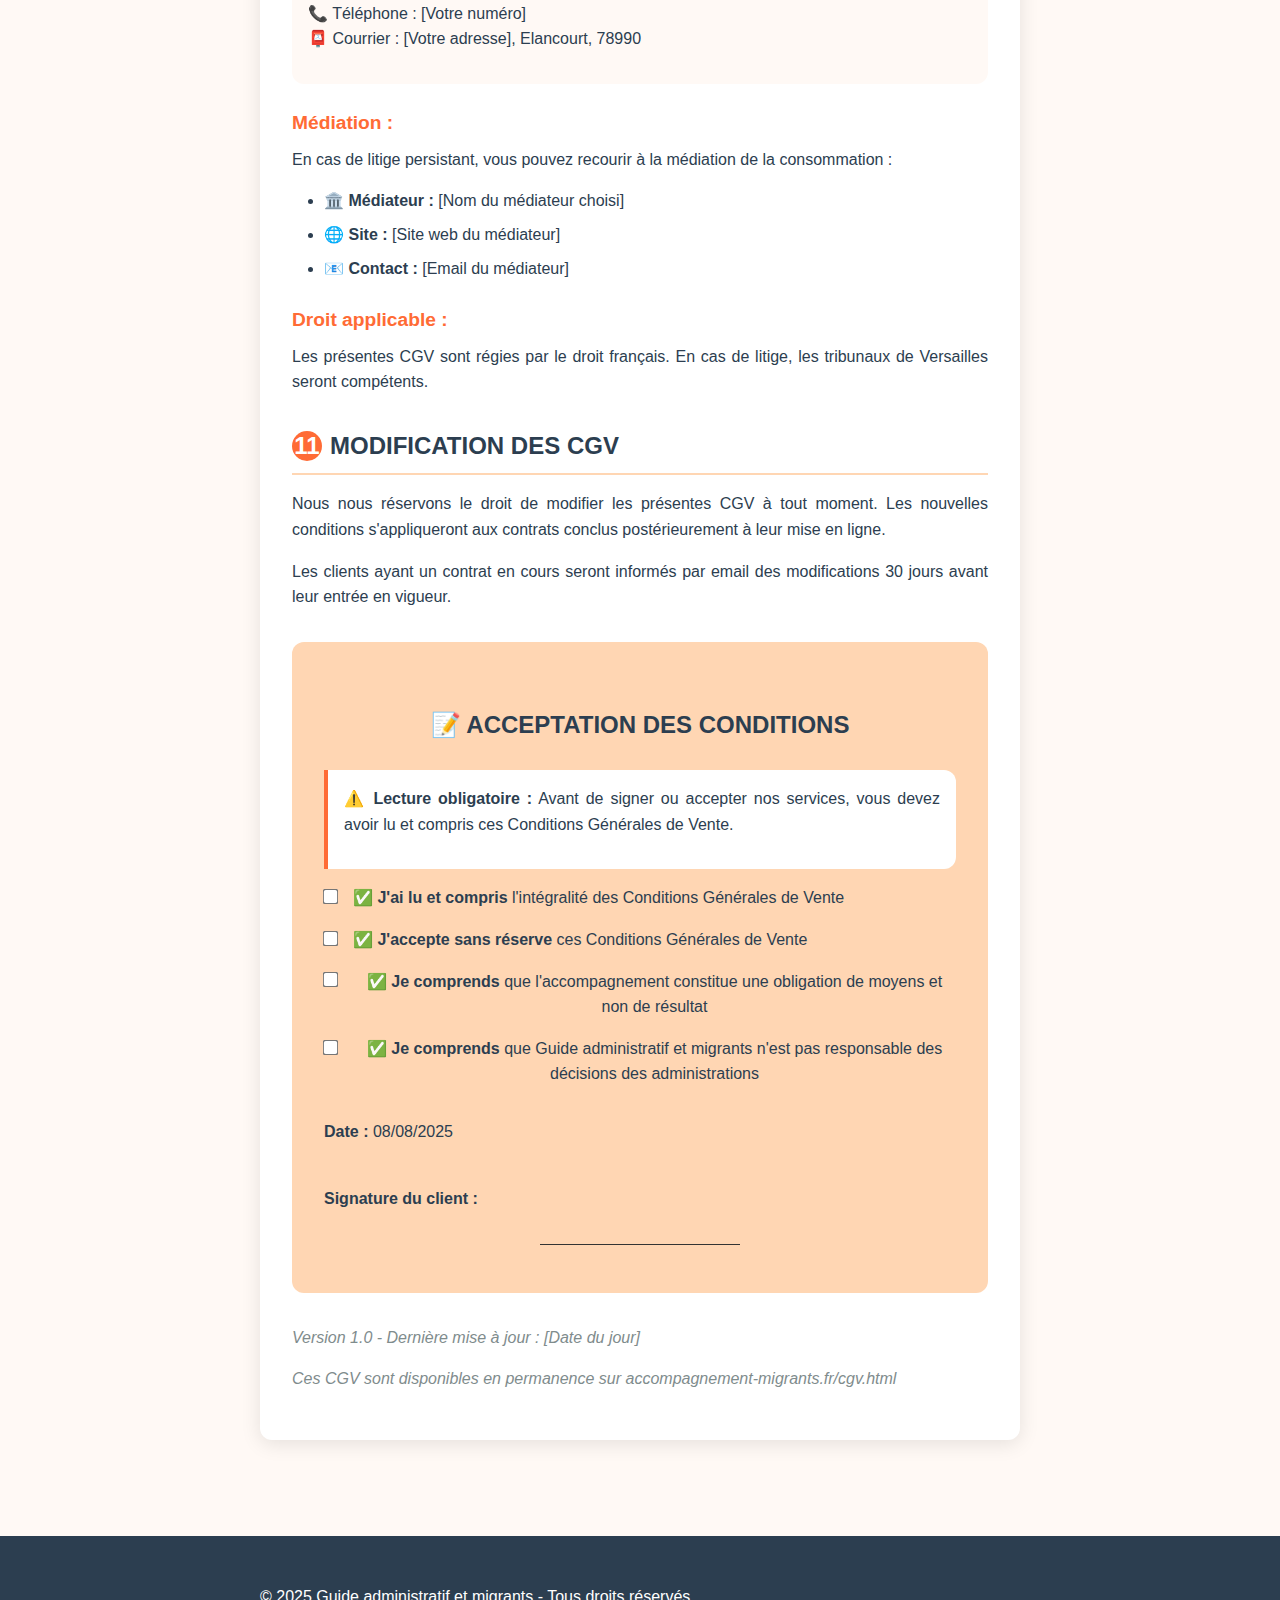
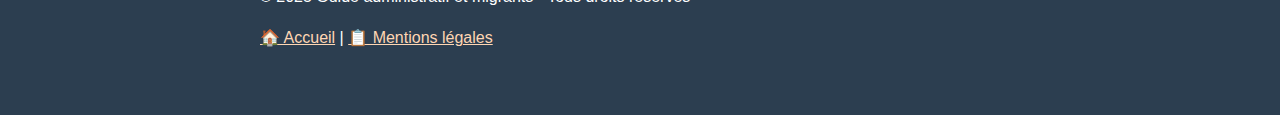
<file: conditions-generales-ventes.html>
<!DOCTYPE html>
<html lang="fr">
<head>
    <meta charset="UTF-8">
    <meta name="viewport" content="width=device-width, initial-scale=1.0">
    <title>Conditions Générales de Vente - Guide administratif et migrants</title>

    
    <style>
        * {
            margin: 0;
            padding: 0;
            box-sizing: border-box;
        }

        :root {
            --primary-color: #FFD6B3;
            --secondary-color: #FF9B73;
            --accent-color: #FF6B35;
            --text-dark: #2C3E50;
            --text-light: #7F8C8D;
            --background-light: #FFF9F5;
            --white: #FFFFFF;
            --shadow: 0 4px 20px rgba(0,0,0,0.1);
            --border-radius: 12px;
            --success-color: #27AE60;
            --warning-color: #E67E22;
        }

        body {
            font-family: 'Segoe UI', Tahoma, Geneva, Verdana, sans-serif;
            line-height: 1.6;
            color: var(--text-dark);
            background-color: var(--background-light);
        }

        .container {
            max-width: 800px;
            margin: 0 auto;
            padding: 2rem 20px;
        }

        /* Header */
        header {
            background: var(--white);
            box-shadow: var(--shadow);
            padding: 1rem 0;
            margin-bottom: 2rem;
        }

        .header-content {
            display: flex;
            justify-content: space-between;
            align-items: center;
            max-width: 800px;
            margin: 0 auto;
            padding: 0 20px;
        }

        .logo {
            height: 40px;
            width: auto;
        }

        .back-link {
            background: var(--accent-color);
            color: var(--white);
            text-decoration: none;
            padding: 0.5rem 1rem;
            border-radius: var(--border-radius);
            transition: background 0.3s;
        }

        .back-link:hover {
            background: var(--secondary-color);
        }

        /* Content */
        .cgv-content {
            background: var(--white);
            padding: 2rem;
            border-radius: var(--border-radius);
            box-shadow: var(--shadow);
            margin-bottom: 2rem;
        }

        h1 {
            color: var(--accent-color);
            margin-bottom: 1rem;
            font-size: 2.5rem;
            text-align: center;
        }

        h2 {
            color: var(--text-dark);
            margin: 2rem 0 1rem 0;
            font-size: 1.5rem;
            border-bottom: 2px solid var(--primary-color);
            padding-bottom: 0.5rem;
        }

        h3 {
            color: var(--accent-color);
            margin: 1.5rem 0 0.5rem 0;
            font-size: 1.2rem;
        }

        p {
            margin-bottom: 1rem;
            text-align: justify;
        }

        ul, ol {
            margin-left: 2rem;
            margin-bottom: 1rem;
        }

        li {
            margin-bottom: 0.5rem;
        }

        .important {
            background: var(--background-light);
            padding: 1rem;
            border-left: 4px solid var(--accent-color);
            margin: 1rem 0;
            border-radius: 0 var(--border-radius) var(--border-radius) 0;
        }

        .warning {
            background: #FEF5E7;
            border-left: 4px solid var(--warning-color);
            padding: 1rem;
            margin: 1rem 0;
            border-radius: 0 var(--border-radius) var(--border-radius) 0;
        }

        .success {
            background: #E8F5E8;
            border-left: 4px solid var(--success-color);
            padding: 1rem;
            margin: 1rem 0;
            border-radius: 0 var(--border-radius) var(--border-radius) 0;
        }

        .tarif-table {
            width: 100%;
            border-collapse: collapse;
            margin: 1rem 0;
            background: var(--white);
            border-radius: var(--border-radius);
            overflow: hidden;
            box-shadow: var(--shadow);
        }

        .tarif-table th {
            background: var(--primary-color);
            padding: 1rem;
            text-align: left;
            font-weight: bold;
        }

        .tarif-table td {
            padding: 1rem;
            border-bottom: 1px solid #eee;
        }

        .tarif-table tr:hover {
            background: var(--background-light);
        }

        .signature-section {
            background: var(--primary-color);
            padding: 2rem;
            border-radius: var(--border-radius);
            margin: 2rem 0;
            text-align: center;
        }

        .signature-checkbox {
            margin: 1rem 0;
            display: flex;
            align-items: flex-start;
            gap: 1rem;
        }

        .signature-checkbox input[type="checkbox"] {
            margin-top: 0.3rem;
            transform: scale(1.2);
        }

        .contact-info {
            background: var(--background-light);
            padding: 1rem;
            border-radius: var(--border-radius);
            margin: 1rem 0;
        }

        .date {
            text-align: right;
            font-style: italic;
            color: var(--text-light);
            margin-top: 2rem;
        }

        .article-number {
            background: var(--accent-color);
            color: var(--white);
            display: inline-block;
            width: 30px;
            height: 30px;
            border-radius: 50%;
            text-align: center;
            line-height: 30px;
            font-weight: bold;
            margin-right: 0.5rem;
        }

        /* Footer */
        footer {
            background: var(--text-dark);
            color: var(--white);
            text-align: center;
            padding: 1rem 0;
            margin-top: 2rem;
        }

        /* Responsive */
        @media (max-width: 768px) {
            .container {
                padding: 1rem 10px;
            }
            
            .cgv-content {
                padding: 1rem;
            }
            
            h1 {
                font-size: 2rem;
            }
            
            .tarif-table {
                font-size: 0.9rem;
            }
            
            .signature-checkbox {
                flex-direction: column;
                gap: 0.5rem;
            }
        }

        @media print {
            .back-link, footer {
                display: none;
            }
        }
    </style>
</head>
<body>
    <!-- Header -->
    <header>
        <div class="header-content">
            <img src="logo.png" alt="Guide administratif et migrants" class="logo">
            <a href="index.html" class="back-link">🏠 Retour à l'accueil</a>
        </div>
    </header>

    <div class="container">
        <div class="cgv-content">
            <h1>📋 Conditions Générales de Vente</h1>

            <div class="important">
                <p><strong>⚠️ Important :</strong> Ces conditions générales de vente s'appliquent à toutes nos prestations d'accompagnement administratif. Leur acceptation est obligatoire avant toute prestation.</p>
            </div>

            <!-- ARTICLE 1 -->
            <h2><span class="article-number">1</span>OBJET ET CHAMP D'APPLICATION</h2>
            
            <p>Les présentes Conditions Générales de Vente (CGV) régissent les relations contractuelles entre :</p>
            
            <div class="contact-info">
                <p><strong>Le Prestataire :</strong><br>
                Guide administratif et migrants<br>
                Auto-entrepreneur<br>
                SIRET : 9784817110015<br>
                Adresse : 2 Résidence de l'espace, Elancourt, 78990<br>
                Email : contact@accompagnement-migrants.fr<br>
                Téléphone : 0033751493037</p>
            </div>
            
            <p>Et <strong>le Client</strong> personne physique ou morale sollicitant nos services d'accompagnement administratif.</p>
            
            <p>Ces CGV s'appliquent à l'exclusion de toute autre condition, sauf accord écrit préalable.</p>

            <!-- ARTICLE 2 -->
            <h2><span class="article-number">2</span>DESCRIPTION DES PRESTATIONS</h2>
            
            <h3>Nos services comprennent :</h3>
            <ul>
                <li><strong>🔄 Accompagnement renouvellement de titres de séjour :</strong>
                    <ul>
                        <li>Vérification et constitution du dossier</li>
                        <li>Prise de rendez-vous en préfecture</li>
                        <li>Accompagnement physique au rendez-vous</li>
                        <li>Suivi jusqu'à l'obtention du récépissé</li>
                    </ul>
                </li>
                <li><strong>🇫🇷 Aide à la naturalisation :</strong>
                    <ul>
                        <li>Évaluation de l'éligibilité</li>
                        <li>Constitution complète du dossier</li>
                        <li>Préparation à l'entretien de naturalisation</li>
                        <li>Suivi de la procédure</li>
                    </ul>
                </li>
                <li><strong>👨‍👩‍👧‍👦 Regroupement familial :</strong>
                    <ul>
                        <li>Analyse des conditions</li>
                        <li>Préparation du dossier complet</li>
                        <li>Suivi de la procédure</li>
                    </ul>
                </li>
                <li><strong>📋 Autres démarches administratives :</strong>
                    <ul>
                        <li>Changement de statut</li>
                        <li>Autorisation de travail</li>
                        <li>Récépissé de première demande</li>
                    </ul>
                </li>
            </ul>

            <div class="warning">
                <p><strong>⚖️ Obligation de moyens :</strong> Nos prestations constituent une obligation de moyens et non de résultat. Nous mettons tout en œuvre pour vous accompagner, mais nous ne pouvons garantir l'obtention des titres de séjour, celle-ci dépendant exclusivement des décisions des administrations compétentes.</p>
            </div>

            <!-- ARTICLE 3 -->
            <h2><span class="article-number">3</span>TARIFS ET MODALITÉS DE PAIEMENT</h2>
            
            <h3>Grille tarifaire :</h3>
            <table class="tarif-table">
                <thead>
                    <tr>
                        <th>Prestation</th>
                        <th>Tarif</th>
                        <th>Durée</th>
                    </tr>
                </thead>
                <tbody>
                    <tr>
                        <td>🔍 Consultation initiale / Évaluation</td>
                        <td>30 €</td>
                        <td>1h</td>
                    </tr>
                    <tr>
                        <td>🔄 Renouvellement titre de séjour</td>
                        <td>80 €</td>
                        <td>Jusqu'à obtention récépissé</td>
                    </tr>
                    <tr>
                        <td>🇫🇷 Dossier naturalisation (constitution)</td>
                        <td>150 €</td>
                        <td>Dossier complet + 1 simulation entretien</td>
                    </tr>
                    <tr>
                        <td>👨‍👩‍👧‍👦 Regroupement familial</td>
                        <td>1000 €</td>
                        <td>Constitution dossier complet</td>
                    </tr>
                    <tr>
                        <td>📞 Accompagnement préfecture</td>
                        <td>40 €</td>
                        <td>Par rendez-vous</td>
                    </tr>
                    <tr>
                        <td>🌍 Traduction / Interprétariat</td>
                        <td>25 € / h</td>
                        <td>Tarif horaire</td>
                    </tr>
                </tbody>
            </table>

            <div class="success">
                <p><strong>🎁 Avantage :</strong> La consultation initiale est <strong>gratuite</strong> si vous souscrivez à une prestation complète dans les 15 jours.</p>
            </div>

            <h3>Modalités de paiement :</h3>
            <ul>
                <li><strong>💰 Acompte :</strong> 50% à la commande</li>
                <li><strong>💰 Solde :</strong> 50% avant le début de la prestation</li>
                <li><strong>💳 Moyens de paiement acceptés :</strong>
                    <ul>
                        <li>Espèces (dans la limite légale)</li>
                        <li>Chèque bancaire</li>
                        <li>Virement bancaire</li>
                        <li>PayPal / Carte bancaire</li>
                    </ul>
                </li>
            </ul>

            <div class="important">
                <p><strong>⏰ Important :</strong> Aucune prestation ne sera débutée sans le paiement intégral. Les tarifs sont valables 30 jours à compter de l'établissement du devis.</p>
            </div>

            <!-- ARTICLE 4 -->
            <h2><span class="article-number">4</span>OBLIGATIONS RESPECTIVES</h2>

            <h3>Nos engagements :</h3>
            <ul>
                <li>✅ Fournir des conseils adaptés à votre situation</li>
                <li>✅ Respecter la confidentialité de vos informations</li>
                <li>✅ Vous tenir informé de l'avancement de votre dossier</li>
                <li>✅ Vous accompagner physiquement aux rendez-vous convenus</li>
                <li>✅ Mettre à jour nos connaissances réglementaires</li>
                <li>✅ Respecter les délais convenus</li>
            </ul>

            <h3>Vos engagements :</h3>
            <ul>
                <li>📄 Fournir tous les documents demandés dans les délais</li>
                <li>✅ Donner des informations exactes et complètes</li>
                <li>⏰ Être ponctuel aux rendez-vous</li>
                <li>💰 Régler les honoraires selon les modalités convenues</li>
                <li>📞 Nous informer de tout changement de situation</li>
                <li>🤝 Suivre nos conseils et recommandations</li>
                <li>🏛️ Se présenter personnellement aux convocations administratives</li>
            </ul>

            <div class="warning">
                <p><strong>⚠️ Attention :</strong> Le non-respect de vos obligations peut compromettre le bon déroulement de la mission et dégager notre responsabilité quant aux résultats obtenus.</p>
            </div>

            <!-- ARTICLE 5 -->
            <h2><span class="article-number">5</span>LIMITATION DE RESPONSABILITÉ</h2>

            <p>Notre responsabilité est limitée dans les cas suivants :</p>

            <h3>Exclusions de responsabilité :</h3>
            <ul>
                <li>🚫 <strong>Décisions administratives :</strong> Nous ne sommes pas responsables des refus, retards ou décisions négatives des préfectures</li>
                <li>🚫 <strong>Documents incomplets/erronés :</strong> Fournis par le client malgré nos vérifications</li>
                <li>🚫 <strong>Non-respect des obligations du client :</strong> Absence aux RDV, retard dans la fourniture de documents</li>
                <li>🚫 <strong>Changements réglementaires :</strong> Modifications soudaines des procédures administratives</li>
                <li>🚫 <strong>Grèves / cas de force majeure :</strong> Fermeture des services publics</li>
            </ul>

            <h3>Limitation des dommages-intérêts :</h3>
            <p>En cas de manquement prouvé de notre part, notre responsabilité est limitée au montant des honoraires perçus pour la prestation concernée.</p>

            <div class="important">
                <p><strong>📋 Important :</strong> Nous ne sommes ni avocats ni représentants légaux. Pour tout conseil juridique complexe, nous vous orienterons vers des professionnels compétents.</p>
            </div>

            <!-- ARTICLE 6 -->
            <h2><span class="article-number">6</span>DROIT DE RÉTRACTATION</h2>

            <p>Conformément au Code de la consommation, vous disposez d'un délai de <strong>14 jours</strong> pour exercer votre droit de rétractation sans avoir à justifier de motifs ni à payer de pénalités.</p>

            <h3>Modalités :</h3>
            <ul>
                <li>📧 <strong>Notification :</strong> Email à contact@accompagnement-migrants.fr</li>
                <li>📮 <strong>Courrier :</strong> [Votre adresse], Elancourt, 78990</li>
                <li>⏰ <strong>Délai :</strong> Commence à la signature du contrat</li>
                <li>💰 <strong>Remboursement :</strong> Sous 14 jours après réception de votre demande</li>
            </ul>

            <div class="warning">
                <p><strong>⚠️ Exception :</strong> Si la prestation a commencé à votre demande expresse avant la fin du délai de rétractation, vous devrez payer la quote-part du service déjà fourni.</p>
            </div>

            <!-- ARTICLE 7 -->
            <h2><span class="article-number">7</span>ANNULATION ET REPORT</h2>

            <h3>Annulation par le client :</h3>
            <ul>
                <li>📅 <strong>Plus de 48h avant :</strong> Remboursement intégral de l'acompte</li>
                <li>📅 <strong>24 à 48h avant :</strong> Retenue de 30% de l'acompte</li>
                <li>📅 <strong>Moins de 24h ou absence :</strong> Retenue de 50% de l'acompte</li>
            </ul>

            <h3>Annulation par nos soins :</h3>
            <p>En cas d'impossibilité de notre part (maladie, cas de force majeure), nous nous engageons à :</p>
            <ul>
                <li>🔄 Reporter la prestation à une date convenant aux deux parties</li>
                <li>💰 Rembourser intégralement en cas d'impossibilité de report</li>
                <li>📞 Vous prévenir dans les meilleurs délais</li>
            </ul>

            <h3>Report :</h3>
            <ul>
                <li>✅ <strong>1er report :</strong> Gratuit si demandé plus de 24h avant</li>
                <li>💰 <strong>Reports suivants :</strong> Facturation de 15€</li>
            </ul>

            <!-- ARTICLE 8 -->
            <h2><span class="article-number">8</span>CONFIDENTIALITÉ ET PROTECTION DES DONNÉES</h2>

            <h3>Engagement de confidentialité :</h3>
            <p>Nous nous engageons à :</p>
            <ul>
                <li>🔒 Garder strictement confidentielles toutes les informations personnelles</li>
                <li>🛡️ Ne pas divulguer vos données à des tiers non autorisés</li>
                <li>📋 Utiliser les informations uniquement dans le cadre de votre accompagnement</li>
                <li>🗂️ Conserver vos documents en sécurité</li>
            </ul>

            <h3>Traitement des données :</h3>
            <p>Le traitement de vos données personnelles est régi par notre Politique de confidentialité accessible sur notre site. Vous disposez de droits sur vos données (accès, rectification, effacement) que vous pouvez exercer en nous contactant.</p>

            <div class="success">
                <p><strong>🔐 Sécurité :</strong> Tous nos échanges et documents sont sécurisés. Nous détruisons les documents de travail 3 ans après la fin de votre accompagnement.</p>
            </div>

            <!-- ARTICLE 9 -->
            <h2><span class="article-number">9</span>FORCE MAJEURE</h2>

            <p>Sont considérés comme cas de force majeure tous faits ou circonstances irrésistibles, extérieurs aux parties, imprévisibles et indépendants de la volonté des parties, notamment :</p>

            <ul>
                <li>🏛️ Fermeture des services publics (préfectures, mairies)</li>
                <li>✊ Grèves des services publics</li>
                <li>🌍 Épidémie, pandémie</li>
                <li>⚡ Interruption des communications électroniques</li>
                <li>📜 Changements réglementaires soudains</li>
            </ul>

            <p>En cas de force majeure, nos obligations sont suspendues. Si la situation perdure plus de 2 mois, le contrat pourra être annulé et les sommes versées remboursées au prorata.</p>

            <!-- ARTICLE 10 -->
            <h2><span class="article-number">10</span>RÉCLAMATIONS ET LITIGES</h2>

            <h3>Réclamations :</h3>
            <p>En cas de réclamation, nous vous invitons à nous contacter en priorité :</p>
            <div class="contact-info">
                <p>📧 Email : contact@accompagnement-migrants.fr<br>
                📞 Téléphone : [Votre numéro]<br>
                📮 Courrier : [Votre adresse], Elancourt, 78990</p>
            </div>

            <h3>Médiation :</h3>
            <p>En cas de litige persistant, vous pouvez recourir à la médiation de la consommation :</p>
            <ul>
                <li>🏛️ <strong>Médiateur :</strong> [Nom du médiateur choisi]</li>
                <li>🌐 <strong>Site :</strong> [Site web du médiateur]</li>
                <li>📧 <strong>Contact :</strong> [Email du médiateur]</li>
            </ul>

            <h3>Droit applicable :</h3>
            <p>Les présentes CGV sont régies par le droit français. En cas de litige, les tribunaux de Versailles seront compétents.</p>

            <!-- ARTICLE 11 -->
            <h2><span class="article-number">11</span>MODIFICATION DES CGV</h2>

            <p>Nous nous réservons le droit de modifier les présentes CGV à tout moment. Les nouvelles conditions s'appliqueront aux contrats conclus postérieurement à leur mise en ligne.</p>

            <p>Les clients ayant un contrat en cours seront informés par email des modifications 30 jours avant leur entrée en vigueur.</p>

            <!-- SIGNATURE SECTION -->
            <div class="signature-section">
                <h2>📝 ACCEPTATION DES CONDITIONS</h2>
                
                <div class="important" style="background: white; margin: 1rem 0;">
                    <p><strong>⚠️ Lecture obligatoire :</strong> Avant de signer ou accepter nos services, vous devez avoir lu et compris ces Conditions Générales de Vente.</p>
                </div>

                <div class="signature-checkbox">
                    <input type="checkbox" id="cgv-lu" required>
                    <label for="cgv-lu">✅ <strong>J'ai lu et compris</strong> l'intégralité des Conditions Générales de Vente</label>
                </div>

                <div class="signature-checkbox">
                    <input type="checkbox" id="cgv-accepte" required>
                    <label for="cgv-accepte">✅ <strong>J'accepte sans réserve</strong> ces Conditions Générales de Vente</label>
                </div>

                <div class="signature-checkbox">
                    <input type="checkbox" id="obligation-moyens" required>
                    <label for="obligation-moyens">✅ <strong>Je comprends</strong> que l'accompagnement constitue une obligation de moyens et non de résultat</label>
                </div>

                <div class="signature-checkbox">
                    <input type="checkbox" id="responsabilite" required>
                    <label for="responsabilite">✅ <strong>Je comprends</strong> que Guide administratif et migrants n'est pas responsable des décisions des administrations</label>
                </div>

                <div style="margin-top: 2rem;">
                    <p><strong>Date :</strong> 08/08/2025</p>
                    <br>
                    <p><strong>Signature du client :</strong></p>
                    <p style="margin-top: 2rem; border-bottom: 1px solid #333; width: 200px; margin-left: auto; margin-right: auto;"></p>
                </div>
            </div>

            <div class="date">
                <p><em>Version 1.0 - Dernière mise à jour : [Date du jour]</em></p>
                <p><em>Ces CGV sont disponibles en permanence sur accompagnement-migrants.fr/cgv.html</em></p>
            </div>
        </div>
    </div>

    <!-- Footer -->
    <footer>
        <div class="container">
            <p>© 2025 Guide administratif et migrants - Tous droits réservés</p>
            <p>
                <a href="index.html" style="color: #FFD6B3;">🏠 Accueil</a> | 
                <a href="mentions-legales.html" style="color: #FFD6B3;">📋 Mentions légales</a>
            </p>
        </div>
    </footer>

    <script>
        // Vérification de l'acceptation des conditions
        document.addEventListener('DOMContentLoaded', function() {
            const checkboxes = document.querySelectorAll('input[type="checkbox"]');
            
            checkboxes.forEach(checkbox => {
                checkbox.addEventListener('change', function() {
                    // Logique pour s'assurer que tous les checkbox sont cochés
                    // avant de pouvoir procéder à la signature
                    console.log('Checkbox ' + this.id + ' : ' + (this.checked ? 'cochée' : 'non cochée'));
                });
            });

            // Fonction pour vérifier si toutes les conditions sont acceptées
            window.verifierAcceptation = function() {
                const tousCheckbox = document.querySelectorAll('input[type="checkbox"]');
                let tousCoches = true;
                
                tousCheckbox.forEach(cb => {
                    if (!cb.checked) tousCoches = false;
                });
                
                if (tousCoches) {
                    alert('✅ Conditions acceptées ! Vous pouvez maintenant procéder à la signature du contrat.');
                    return true;
                } else {
                    alert('⚠️ Veuillez cocher toutes les cases pour accepter les conditions.');
                    return false;
                }
            };
        });

        // Impression des CGV
        function imprimerCGV() {
            window.print();
        }
    </script>
</body>
</html>
</file>
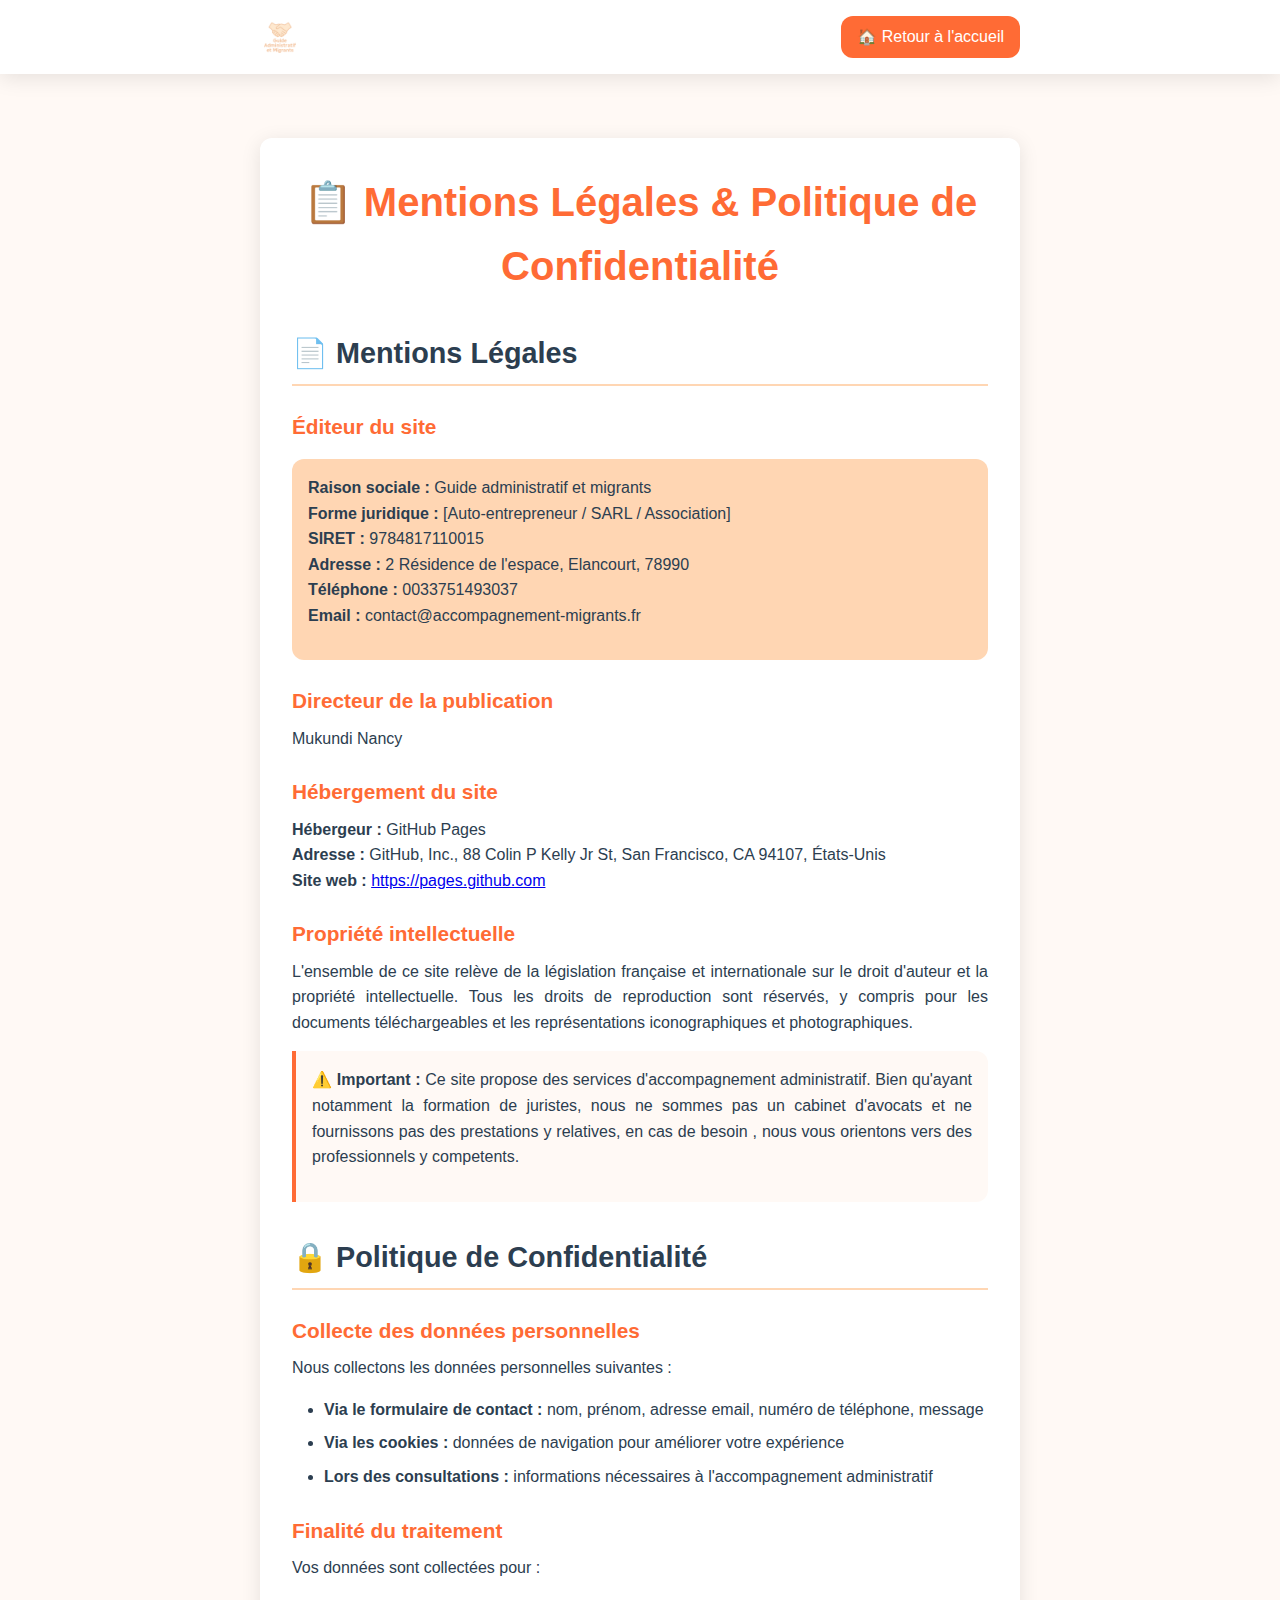
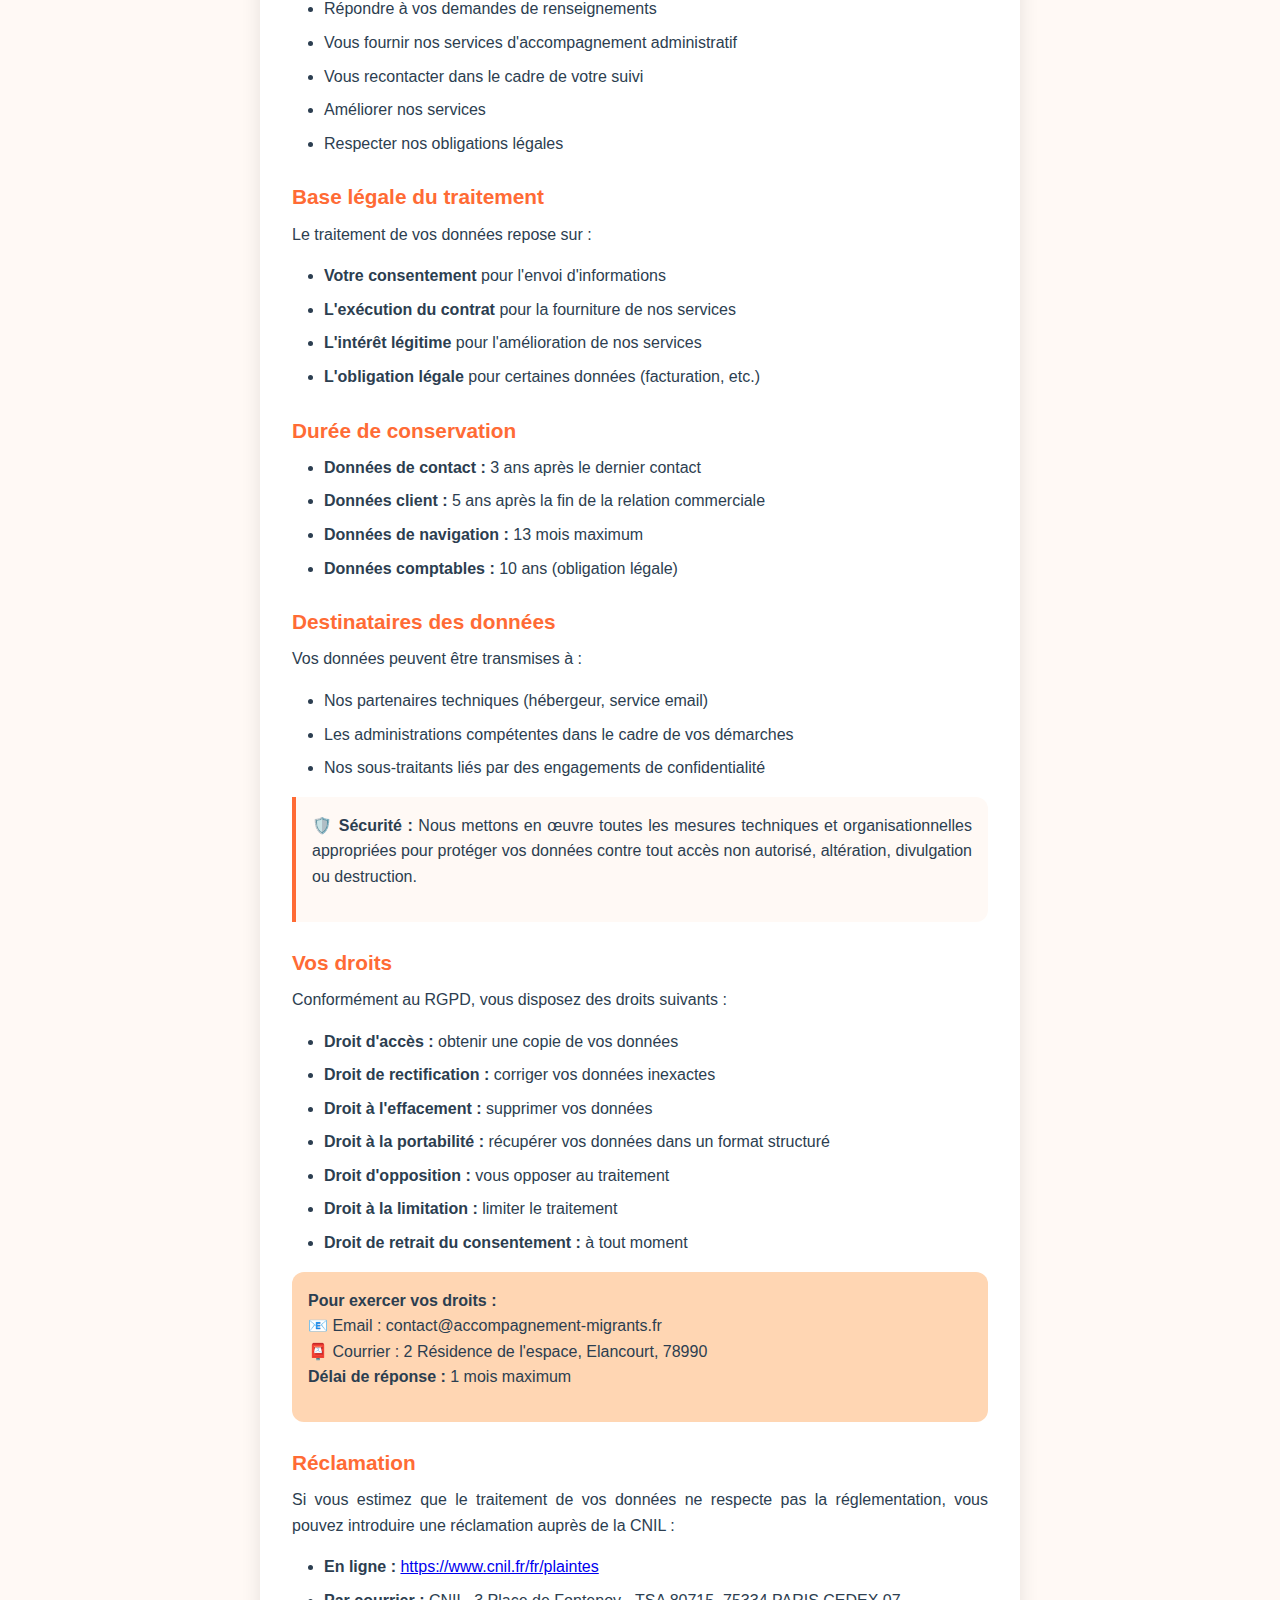
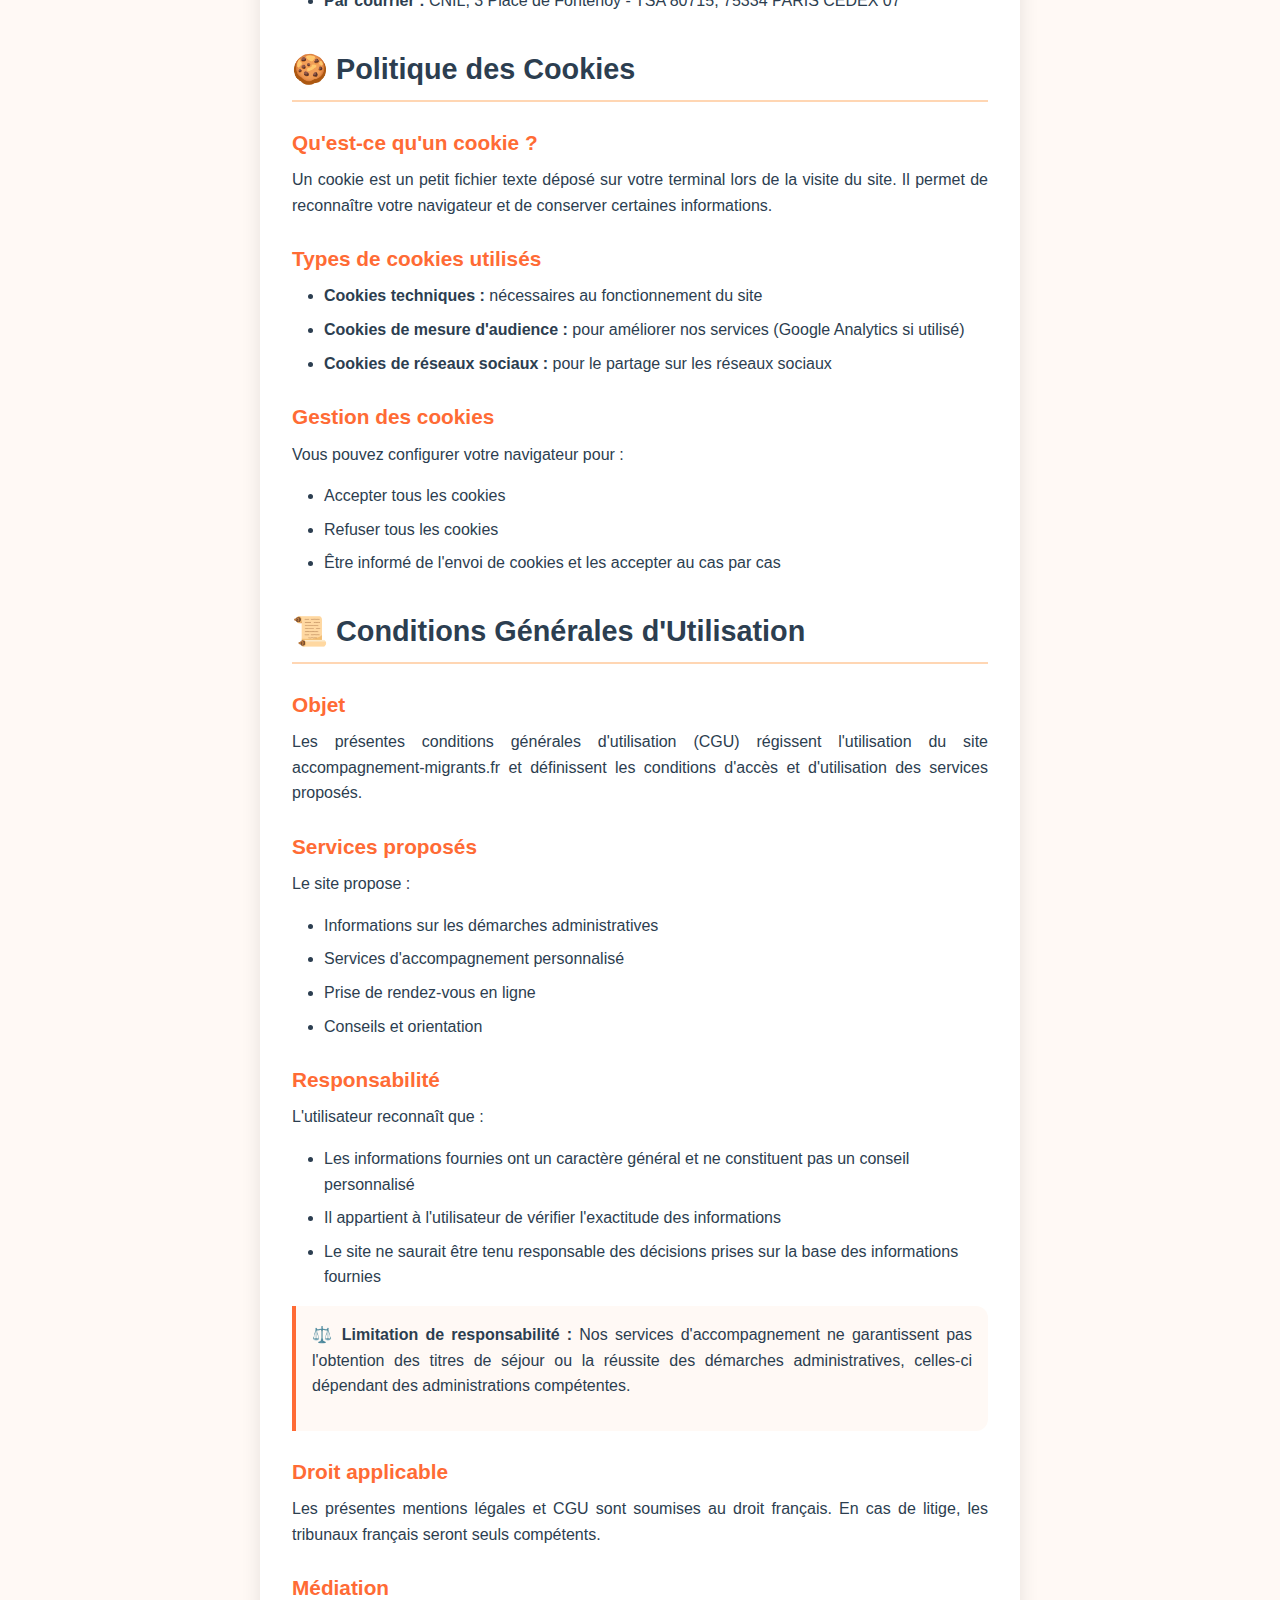
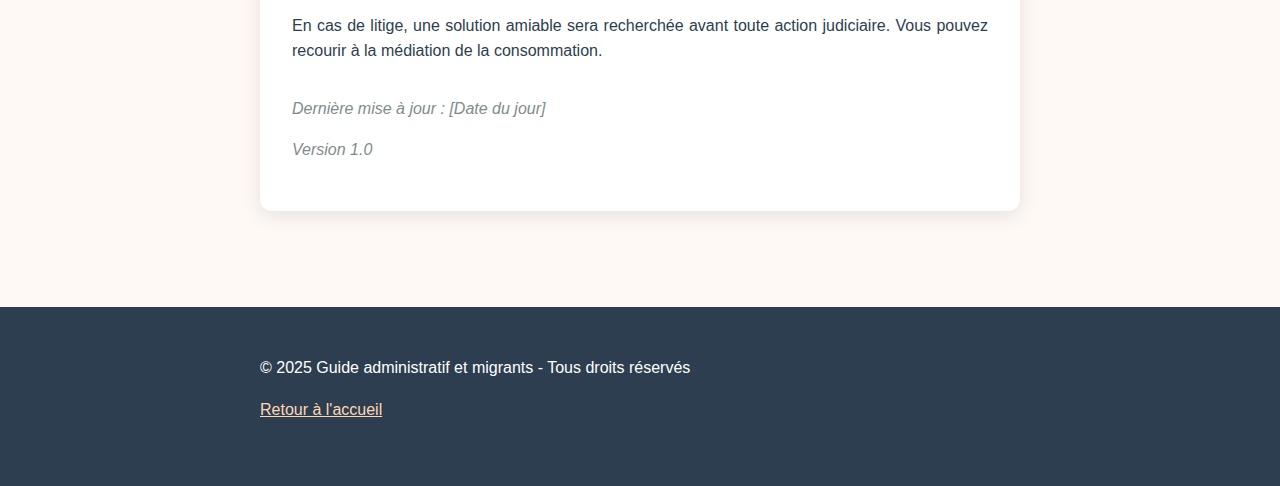
<file: mentions-legales.html>
<!DOCTYPE html>
<html lang="fr">
<head>
    <meta charset="UTF-8">
    <meta name="viewport" content="width=device-width, initial-scale=1.0">
    <title>Mentions Légales - Guide administratif & migrants</title>
    
    
    <style>
        * {
            margin: 0;
            padding: 0;
            box-sizing: border-box;
        }

        :root {
            --primary-color: #FFD6B3;
            --secondary-color: #FF9B73;
            --accent-color: #FF6B35;
            --text-dark: #2C3E50;
            --text-light: #7F8C8D;
            --background-light: #FFF9F5;
            --white: #FFFFFF;
            --shadow: 0 4px 20px rgba(0,0,0,0.1);
            --border-radius: 12px;
        }

        body {
            font-family: 'Segoe UI', Tahoma, Geneva, Verdana, sans-serif;
            line-height: 1.6;
            color: var(--text-dark);
            background-color: var(--background-light);
        }

        .container {
            max-width: 800px;
            margin: 0 auto;
            padding: 2rem 20px;
        }

        /* Header */
        header {
            background: var(--white);
            box-shadow: var(--shadow);
            padding: 1rem 0;
            margin-bottom: 2rem;
        }

        .header-content {
            display: flex;
            justify-content: space-between;
            align-items: center;
            max-width: 800px;
            margin: 0 auto;
            padding: 0 20px;
        }

        .logo {
            height: 40px;
            width: auto;
        }

        .back-link {
            background: var(--accent-color);
            color: var(--white);
            text-decoration: none;
            padding: 0.5rem 1rem;
            border-radius: var(--border-radius);
            transition: background 0.3s;
        }

        .back-link:hover {
            background: var(--secondary-color);
        }

        /* Content */
        .legal-content {
            background: var(--white);
            padding: 2rem;
            border-radius: var(--border-radius);
            box-shadow: var(--shadow);
            margin-bottom: 2rem;
        }

        h1 {
            color: var(--accent-color);
            margin-bottom: 1rem;
            font-size: 2.5rem;
            text-align: center;
        }

        h2 {
            color: var(--text-dark);
            margin: 2rem 0 1rem 0;
            font-size: 1.8rem;
            border-bottom: 2px solid var(--primary-color);
            padding-bottom: 0.5rem;
        }

        h3 {
            color: var(--accent-color);
            margin: 1.5rem 0 0.5rem 0;
            font-size: 1.3rem;
        }

        p {
            margin-bottom: 1rem;
            text-align: justify;
        }

        ul {
            margin-left: 2rem;
            margin-bottom: 1rem;
        }

        li {
            margin-bottom: 0.5rem;
        }

        .important {
            background: var(--background-light);
            padding: 1rem;
            border-left: 4px solid var(--accent-color);
            margin: 1rem 0;
            border-radius: 0 var(--border-radius) var(--border-radius) 0;
        }

        .contact-info {
            background: var(--primary-color);
            padding: 1rem;
            border-radius: var(--border-radius);
            margin: 1rem 0;
        }

        .date {
            text-align: right;
            font-style: italic;
            color: var(--text-light);
            margin-top: 2rem;
        }

        /* Footer */
        footer {
            background: var(--text-dark);
            color: var(--white);
            text-align: center;
            padding: 1rem 0;
            margin-top: 2rem;
        }

        /* Responsive */
        @media (max-width: 768px) {
            .container {
                padding: 1rem 10px;
            }
            
            .legal-content {
                padding: 1rem;
            }
            
            h1 {
                font-size: 2rem;
            }
            
            h2 {
                font-size: 1.5rem;
            }
        }
    </style>
</head>
<body>
    <!-- Header -->
    <header>
        <div class="header-content">
            <img src="logo.png" alt="Guide administratif et migrants" class="logo">
            <a href="index.html" class="back-link">🏠 Retour à l'accueil</a>
        </div>
    </header>

    <div class="container">
        <div class="legal-content">
            <h1>📋 Mentions Légales & Politique de Confidentialité</h1>

            <!-- MENTIONS LÉGALES -->
            <h2>📄 Mentions Légales</h2>

            <h3>Éditeur du site</h3>
            <div class="contact-info">
                <p><strong>Raison sociale :</strong> Guide administratif et migrants<br>
                <strong>Forme juridique :</strong> [Auto-entrepreneur / SARL / Association]<br>
                <strong>SIRET :</strong> 9784817110015<br>
                <strong>Adresse :</strong> 2 Résidence de l'espace, Elancourt, 78990<br>
                <strong>Téléphone :</strong> 0033751493037<br>
                <strong>Email :</strong> contact@accompagnement-migrants.fr</p>
            </div>

            <h3>Directeur de la publication</h3>
            <p>Mukundi Nancy</p>

            <h3>Hébergement du site</h3>
            <p><strong>Hébergeur :</strong> GitHub Pages<br>
            <strong>Adresse :</strong> GitHub, Inc., 88 Colin P Kelly Jr St, San Francisco, CA 94107, États-Unis<br>
            <strong>Site web :</strong> <a href="https://pages.github.com" target="_blank">https://pages.github.com</a></p>

            <h3>Propriété intellectuelle</h3>
            <p>L'ensemble de ce site relève de la législation française et internationale sur le droit d'auteur et la propriété intellectuelle. Tous les droits de reproduction sont réservés, y compris pour les documents téléchargeables et les représentations iconographiques et photographiques.</p>

            <div class="important">
                <p><strong>⚠️ Important :</strong> Ce site propose des services d'accompagnement administratif. Bien qu'ayant notamment la formation de juristes, nous ne sommes pas un cabinet d'avocats et ne fournissons pas des prestations y relatives, en cas de besoin , nous vous orientons vers des professionnels y competents.</p>
            </div>

            <!-- POLITIQUE DE CONFIDENTIALITÉ -->
            <h2>🔒 Politique de Confidentialité</h2>

            <h3>Collecte des données personnelles</h3>
            <p>Nous collectons les données personnelles suivantes :</p>
            <ul>
                <li><strong>Via le formulaire de contact :</strong> nom, prénom, adresse email, numéro de téléphone, message</li>
                <li><strong>Via les cookies :</strong> données de navigation pour améliorer votre expérience</li>
                <li><strong>Lors des consultations :</strong> informations nécessaires à l'accompagnement administratif</li>
            </ul>

            <h3>Finalité du traitement</h3>
            <p>Vos données sont collectées pour :</p>
            <ul>
                <li>Répondre à vos demandes de renseignements</li>
                <li>Vous fournir nos services d'accompagnement administratif</li>
                <li>Vous recontacter dans le cadre de votre suivi</li>
                <li>Améliorer nos services</li>
                <li>Respecter nos obligations légales</li>
            </ul>

            <h3>Base légale du traitement</h3>
            <p>Le traitement de vos données repose sur :</p>
            <ul>
                <li><strong>Votre consentement</strong> pour l'envoi d'informations</li>
                <li><strong>L'exécution du contrat</strong> pour la fourniture de nos services</li>
                <li><strong>L'intérêt légitime</strong> pour l'amélioration de nos services</li>
                <li><strong>L'obligation légale</strong> pour certaines données (facturation, etc.)</li>
            </ul>

            <h3>Durée de conservation</h3>
            <ul>
                <li><strong>Données de contact :</strong> 3 ans après le dernier contact</li>
                <li><strong>Données client :</strong> 5 ans après la fin de la relation commerciale</li>
                <li><strong>Données de navigation :</strong> 13 mois maximum</li>
                <li><strong>Données comptables :</strong> 10 ans (obligation légale)</li>
            </ul>

            <h3>Destinataires des données</h3>
            <p>Vos données peuvent être transmises à :</p>
            <ul>
                <li>Nos partenaires techniques (hébergeur, service email)</li>
                <li>Les administrations compétentes dans le cadre de vos démarches</li>
                <li>Nos sous-traitants liés par des engagements de confidentialité</li>
            </ul>

            <div class="important">
                <p><strong>🛡️ Sécurité :</strong> Nous mettons en œuvre toutes les mesures techniques et organisationnelles appropriées pour protéger vos données contre tout accès non autorisé, altération, divulgation ou destruction.</p>
            </div>

            <h3>Vos droits</h3>
            <p>Conformément au RGPD, vous disposez des droits suivants :</p>
            <ul>
                <li><strong>Droit d'accès :</strong> obtenir une copie de vos données</li>
                <li><strong>Droit de rectification :</strong> corriger vos données inexactes</li>
                <li><strong>Droit à l'effacement :</strong> supprimer vos données</li>
                <li><strong>Droit à la portabilité :</strong> récupérer vos données dans un format structuré</li>
                <li><strong>Droit d'opposition :</strong> vous opposer au traitement</li>
                <li><strong>Droit à la limitation :</strong> limiter le traitement</li>
                <li><strong>Droit de retrait du consentement :</strong> à tout moment</li>
            </ul>

            <div class="contact-info">
                <p><strong>Pour exercer vos droits :</strong><br>
                📧 Email : contact@accompagnement-migrants.fr<br>
                📮 Courrier : 2 Résidence de l'espace, Elancourt, 78990<br>
                <strong>Délai de réponse :</strong> 1 mois maximum</p>
            </div>

            <h3>Réclamation</h3>
            <p>Si vous estimez que le traitement de vos données ne respecte pas la réglementation, vous pouvez introduire une réclamation auprès de la CNIL :</p>
            <ul>
                <li><strong>En ligne :</strong> <a href="https://www.cnil.fr/fr/plaintes" target="_blank">https://www.cnil.fr/fr/plaintes</a></li>
                <li><strong>Par courrier :</strong> CNIL, 3 Place de Fontenoy - TSA 80715, 75334 PARIS CEDEX 07</li>
            </ul>

            <!-- COOKIES -->
            <h2>🍪 Politique des Cookies</h2>

            <h3>Qu'est-ce qu'un cookie ?</h3>
            <p>Un cookie est un petit fichier texte déposé sur votre terminal lors de la visite du site. Il permet de reconnaître votre navigateur et de conserver certaines informations.</p>

            <h3>Types de cookies utilisés</h3>
            <ul>
                <li><strong>Cookies techniques :</strong> nécessaires au fonctionnement du site</li>
                <li><strong>Cookies de mesure d'audience :</strong> pour améliorer nos services (Google Analytics si utilisé)</li>
                <li><strong>Cookies de réseaux sociaux :</strong> pour le partage sur les réseaux sociaux</li>
            </ul>

            <h3>Gestion des cookies</h3>
            <p>Vous pouvez configurer votre navigateur pour :</p>
            <ul>
                <li>Accepter tous les cookies</li>
                <li>Refuser tous les cookies</li>
                <li>Être informé de l'envoi de cookies et les accepter au cas par cas</li>
            </ul>

            <!-- CONDITIONS GÉNÉRALES -->
            <h2>📜 Conditions Générales d'Utilisation</h2>

            <h3>Objet</h3>
            <p>Les présentes conditions générales d'utilisation (CGU) régissent l'utilisation du site accompagnement-migrants.fr et définissent les conditions d'accès et d'utilisation des services proposés.</p>

            <h3>Services proposés</h3>
            <p>Le site propose :</p>
            <ul>
                <li>Informations sur les démarches administratives</li>
                <li>Services d'accompagnement personnalisé</li>
                <li>Prise de rendez-vous en ligne</li>
                <li>Conseils et orientation</li>
            </ul>

            <h3>Responsabilité</h3>
            <p>L'utilisateur reconnaît que :</p>
            <ul>
                <li>Les informations fournies ont un caractère général et ne constituent pas un conseil personnalisé</li>
                <li>Il appartient à l'utilisateur de vérifier l'exactitude des informations</li>
                <li>Le site ne saurait être tenu responsable des décisions prises sur la base des informations fournies</li>
            </ul>

            <div class="important">
                <p><strong>⚖️ Limitation de responsabilité :</strong> Nos services d'accompagnement ne garantissent pas l'obtention des titres de séjour ou la réussite des démarches administratives, celles-ci dépendant des administrations compétentes.</p>
            </div>

            <h3>Droit applicable</h3>
            <p>Les présentes mentions légales et CGU sont soumises au droit français. En cas de litige, les tribunaux français seront seuls compétents.</p>

            <h3>Médiation</h3>
            <p>En cas de litige, une solution amiable sera recherchée avant toute action judiciaire. Vous pouvez recourir à la médiation de la consommation.</p>

            <div class="date">
                <p><em>Dernière mise à jour : [Date du jour]</em></p>
                <p><em>Version 1.0</em></p>
            </div>
        </div>
    </div>

    <!-- Footer -->
    <footer>
        <div class="container">
            <p>© 2025 Guide administratif et migrants - Tous droits réservés</p>
            <p><a href="index.html" style="color: #FFD6B3;">Retour à l'accueil</a></p>
        </div>
    </footer>
</body>
</html>
</file>
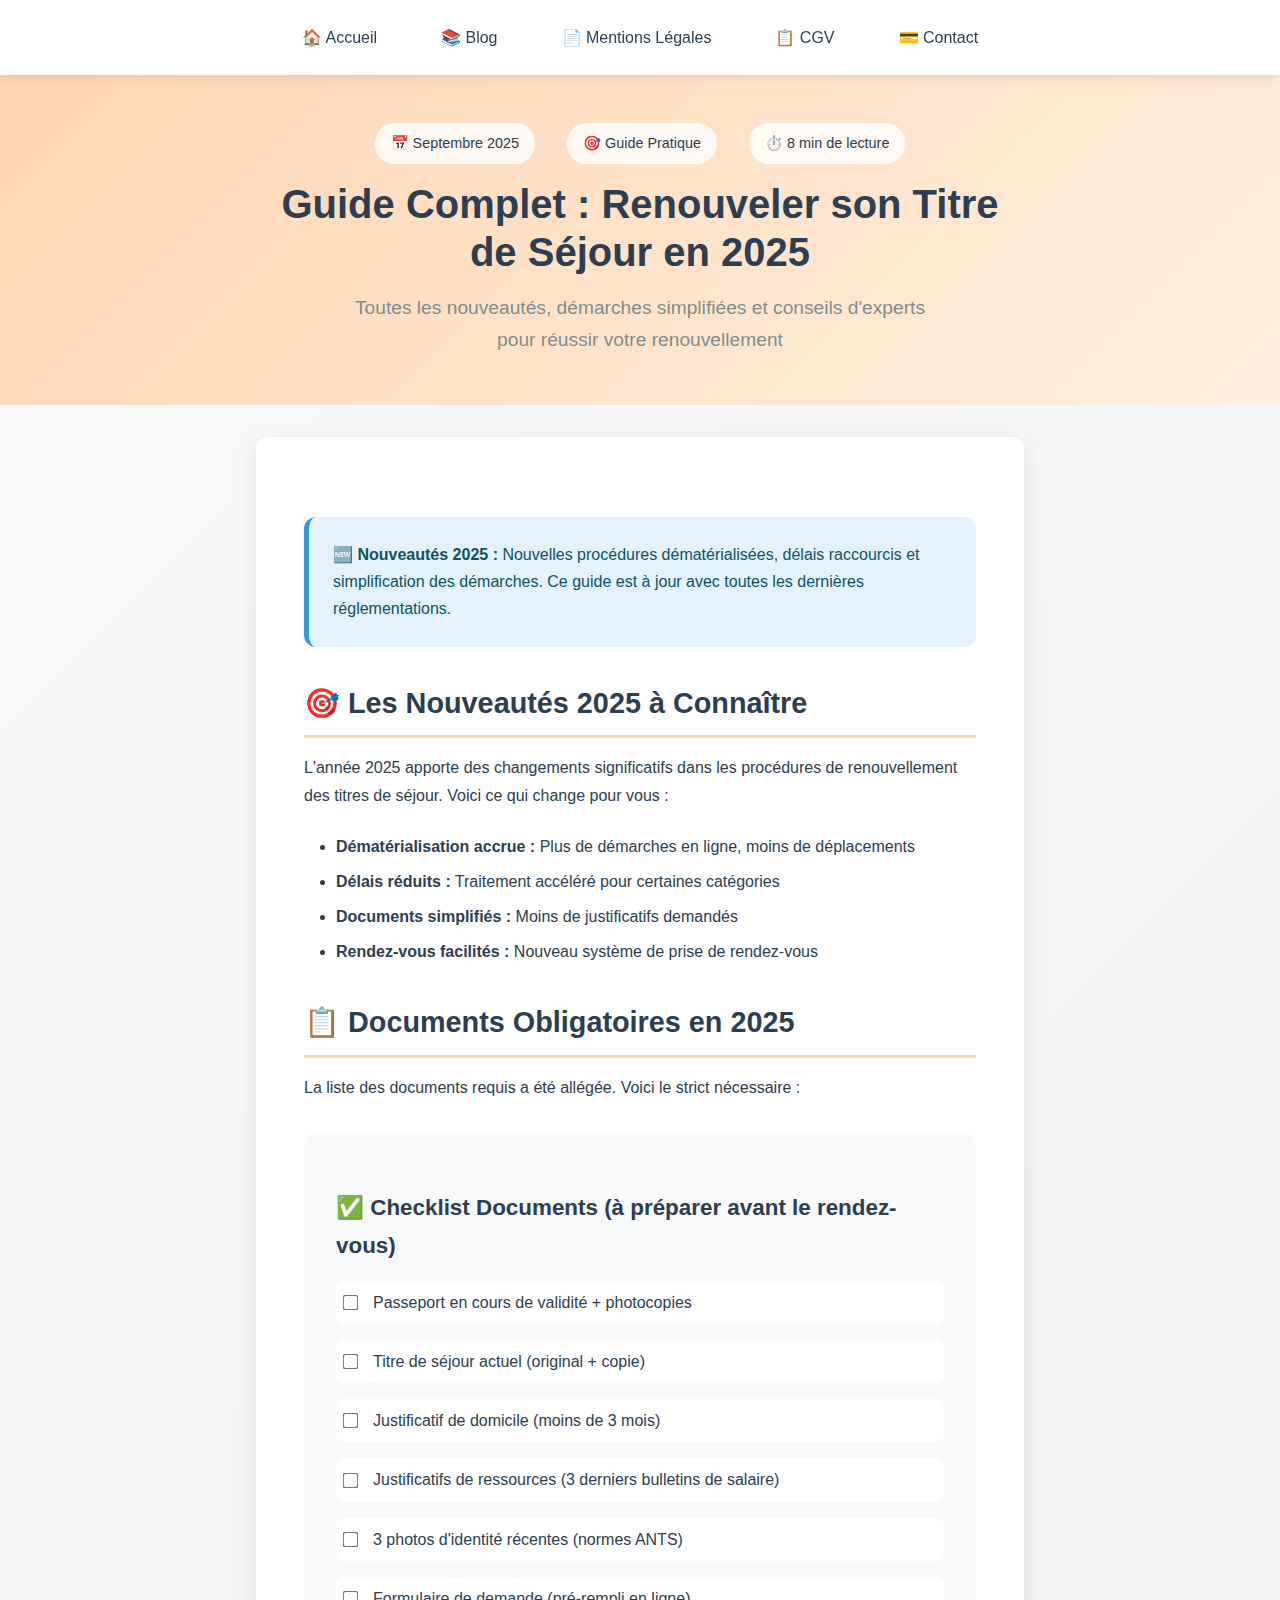
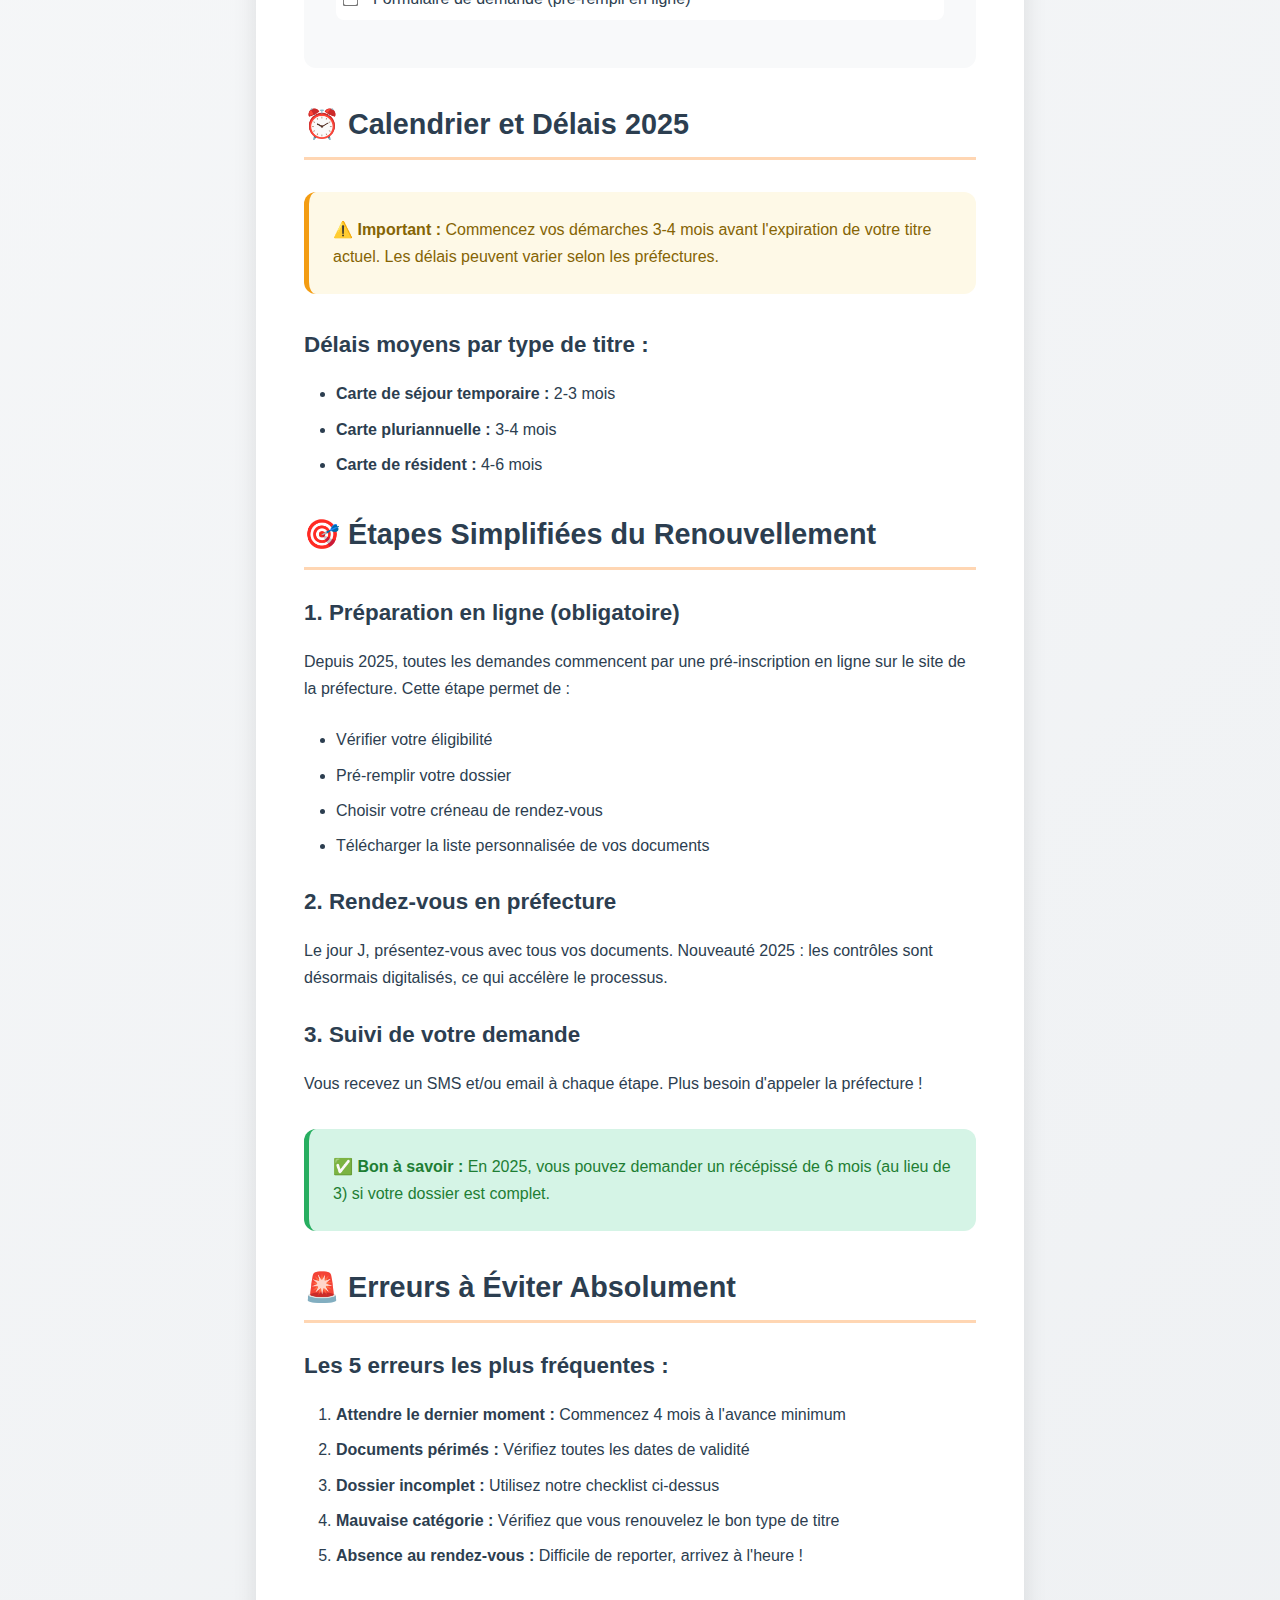
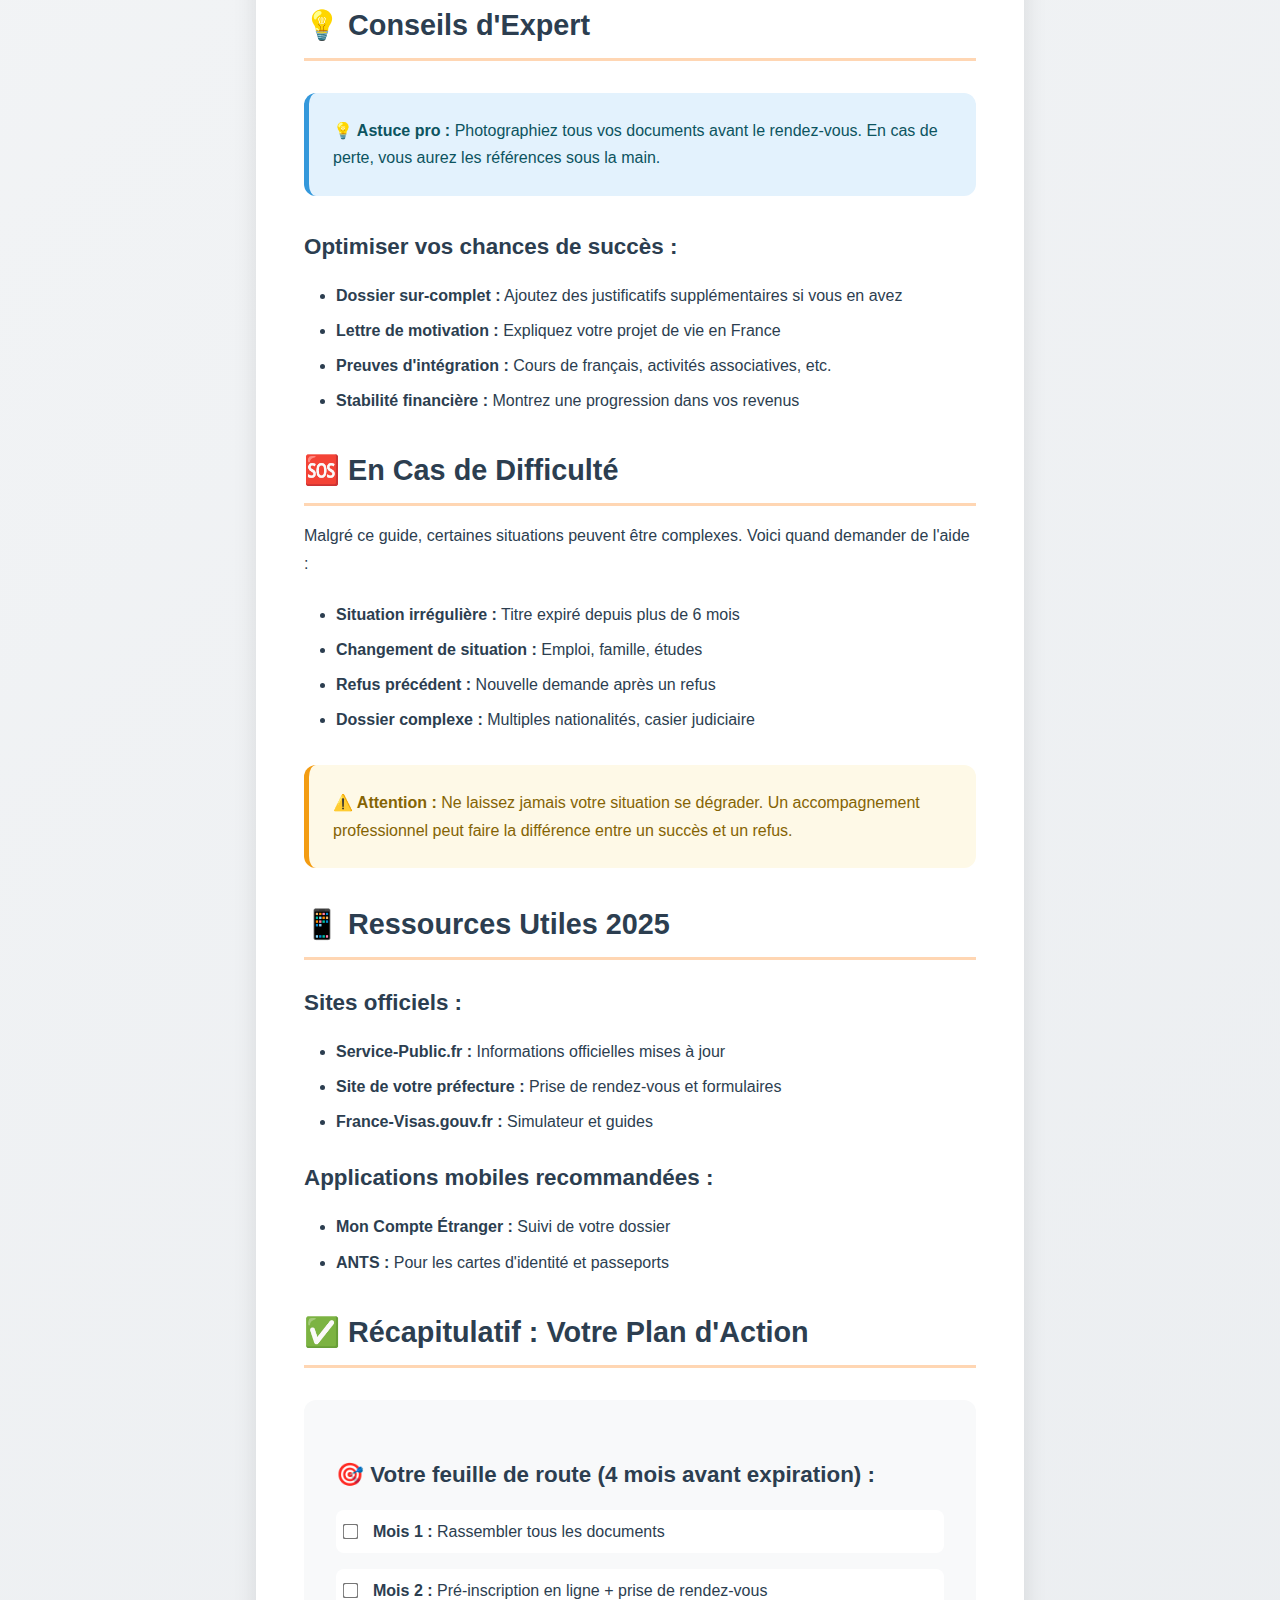
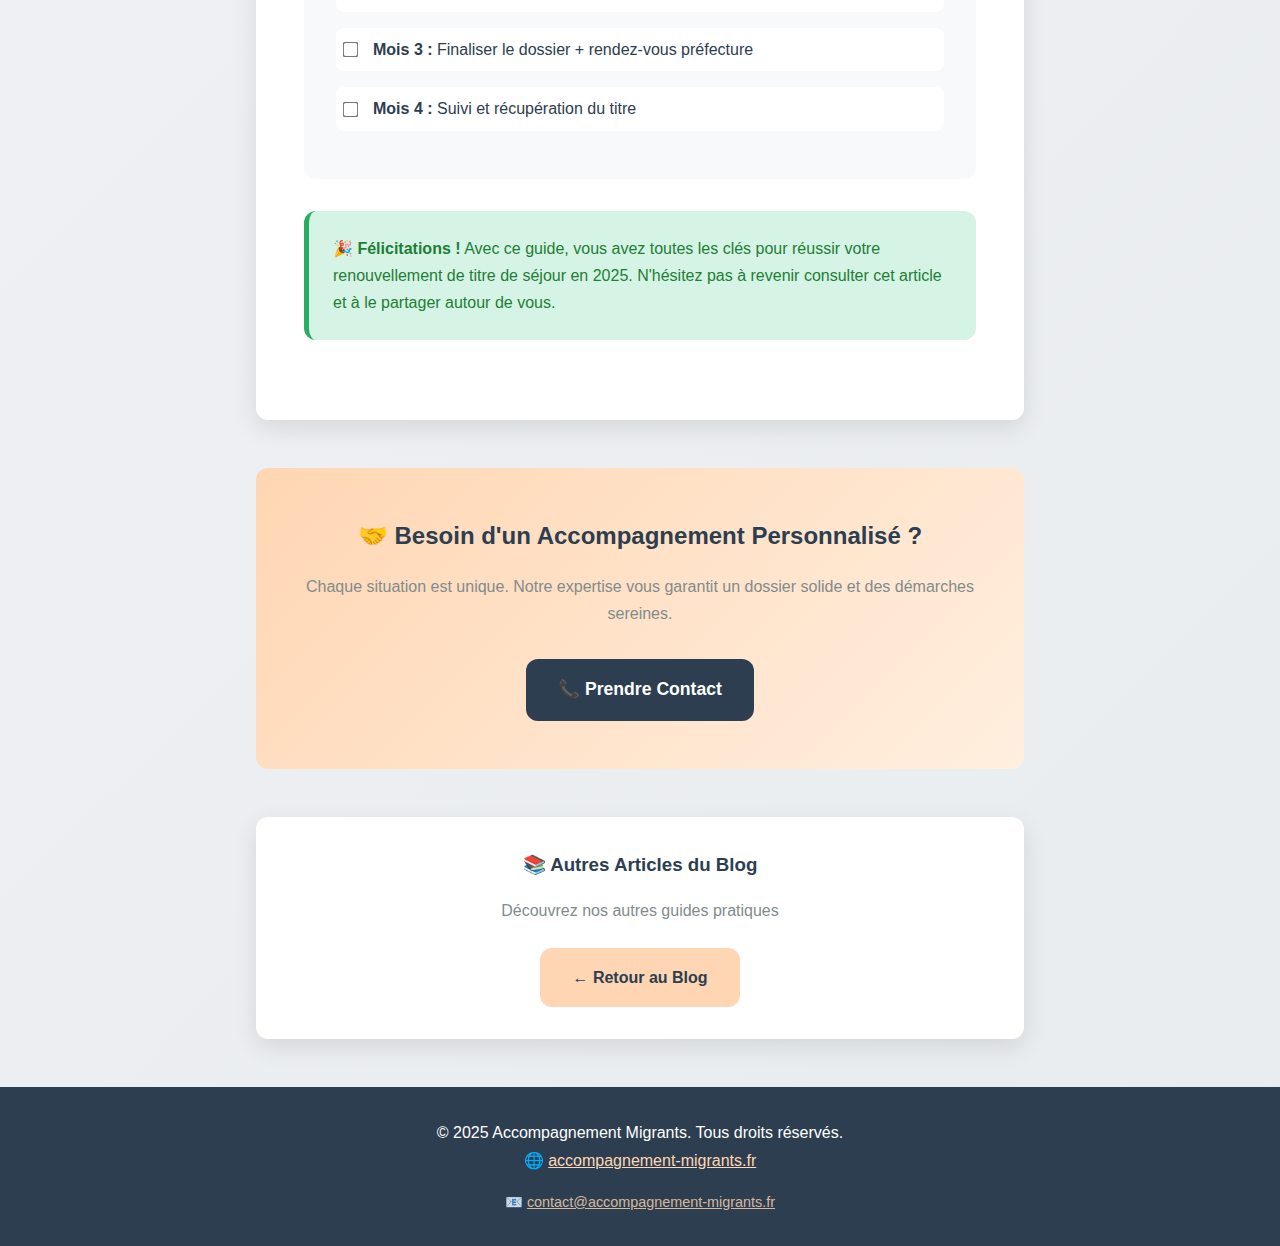
<file: blog/renouveler-titre-sejour-2025.html>
<!DOCTYPE html>
<html lang="fr">
<head>
    <meta charset="UTF-8">
    <meta name="viewport" content="width=device-width, initial-scale=1.0">
    <title>Guide Complet : Renouveler son Titre de Séjour en 2025 | Accompagnement Migrants</title>
    <meta name="description" content="Guide expert 2025 pour renouveler votre titre de séjour : nouveautés, documents, délais, conseils pratiques. Accompagnement personnalisé disponible.">
    <meta name="keywords" content="titre de séjour 2025, renouvellement, démarches, préfecture, accompagnement administratif, immigration">
    <style>
        :root {
            --primary-color: #FFD6B3;
            --secondary-color: #ffefdf;
            --text-dark: #2c3e50;
            --text-light: #7f8c8d;
            --border-radius: 12px;
            --shadow: 0 8px 25px rgba(0, 0, 0, 0.1);
            --success: #27ae60;
            --warning: #f39c12;
            --info: #3498db;
        }

        * {
            margin: 0;
            padding: 0;
            box-sizing: border-box;
        }

        body {
            font-family: 'Segoe UI', Tahoma, Geneva, Verdana, sans-serif;
            line-height: 1.7;
            color: var(--text-dark);
            background: linear-gradient(135deg, #f8f9fa 0%, #e9ecef 100%);
        }

        /* Navigation */
        .nav {
            background: white;
            padding: 1rem 0;
            box-shadow: 0 2px 10px rgba(0, 0, 0, 0.1);
            position: sticky;
            top: 0;
            z-index: 100;
        }

        .nav-container {
            max-width: 1200px;
            margin: 0 auto;
            display: flex;
            justify-content: center;
            gap: 2rem;
            padding: 0 1rem;
        }

        .nav a {
            text-decoration: none;
            color: var(--text-dark);
            font-weight: 500;
            padding: 0.5rem 1rem;
            border-radius: var(--border-radius);
            transition: all 0.3s ease;
        }

        .nav a:hover {
            background: var(--primary-color);
            transform: translateY(-2px);
        }

        /* Article Header */
        .article-header {
            background: linear-gradient(135deg, var(--primary-color) 0%, var(--secondary-color) 100%);
            padding: 3rem 0;
            text-align: center;
            margin-bottom: 2rem;
        }

        .article-meta {
            display: flex;
            justify-content: center;
            gap: 2rem;
            margin-bottom: 1rem;
            flex-wrap: wrap;
        }

        .meta-item {
            background: rgba(255, 255, 255, 0.8);
            padding: 0.5rem 1rem;
            border-radius: 20px;
            font-size: 0.9em;
            font-weight: 500;
        }

        .article-title {
            font-size: 2.5em;
            font-weight: 700;
            color: var(--text-dark);
            max-width: 800px;
            margin: 0 auto 1rem;
            line-height: 1.2;
        }

        .article-subtitle {
            font-size: 1.2em;
            color: var(--text-light);
            max-width: 600px;
            margin: 0 auto;
        }

        /* Main Content */
        .container {
            max-width: 800px;
            margin: 0 auto;
            padding: 0 1rem;
        }

        .article-content {
            background: white;
            padding: 3rem;
            border-radius: var(--border-radius);
            box-shadow: var(--shadow);
            margin-bottom: 2rem;
        }

        .content h2 {
            color: var(--text-dark);
            font-size: 1.8em;
            margin: 2rem 0 1rem 0;
            padding-bottom: 0.5rem;
            border-bottom: 3px solid var(--primary-color);
        }

        .content h3 {
            color: var(--text-dark);
            font-size: 1.4em;
            margin: 1.5rem 0 1rem 0;
        }

        .content p {
            margin-bottom: 1.5rem;
            color: var(--text-dark);
        }

        .content ul, .content ol {
            margin-bottom: 1.5rem;
            padding-left: 2rem;
        }

        .content li {
            margin-bottom: 0.5rem;
            color: var(--text-dark);
        }

        /* Alert Boxes */
        .alert {
            padding: 1.5rem;
            border-radius: var(--border-radius);
            margin: 2rem 0;
            border-left: 5px solid;
        }

        .alert-success {
            background: #d5f4e6;
            border-color: var(--success);
            color: #1e7e34;
        }

        .alert-warning {
            background: #fef9e7;
            border-color: var(--warning);
            color: #856404;
        }

        .alert-info {
            background: #e3f2fd;
            border-color: var(--info);
            color: #0c5460;
        }

        /* Checklist */
        .checklist {
            background: #f8f9fa;
            padding: 2rem;
            border-radius: var(--border-radius);
            margin: 2rem 0;
        }

        .checklist h3 {
            color: var(--text-dark);
            margin-bottom: 1rem;
        }

        .checklist-item {
            display: flex;
            align-items: center;
            margin-bottom: 1rem;
            padding: 0.5rem;
            background: white;
            border-radius: 8px;
        }

        .checklist-item input {
            margin-right: 1rem;
            transform: scale(1.2);
        }

        /* CTA Section */
        .cta-section {
            background: linear-gradient(135deg, var(--primary-color) 0%, var(--secondary-color) 100%);
            padding: 3rem 2rem;
            border-radius: var(--border-radius);
            text-align: center;
            margin: 3rem 0;
        }

        .cta-section h2 {
            margin-bottom: 1rem;
            color: var(--text-dark);
        }

        .cta-section p {
            margin-bottom: 2rem;
            color: var(--text-light);
        }

        .cta-button {
            display: inline-block;
            background: var(--text-dark);
            color: white;
            text-decoration: none;
            padding: 1rem 2rem;
            border-radius: var(--border-radius);
            font-weight: 600;
            font-size: 1.1em;
            transition: all 0.3s ease;
        }

        .cta-button:hover {
            background: #34495e;
            transform: translateY(-3px);
            box-shadow: 0 10px 20px rgba(0, 0, 0, 0.2);
        }

        /* Footer */
        .footer {
            background: var(--text-dark);
            color: white;
            text-align: center;
            padding: 2rem 0;
            margin-top: 3rem;
        }

        /* Responsive */
        @media (max-width: 768px) {
            .article-title {
                font-size: 2em;
            }

            .article-content {
                padding: 2rem 1.5rem;
            }

            .nav-container {
                flex-direction: column;
                gap: 1rem;
            }

            .article-meta {
                flex-direction: column;
                gap: 1rem;
            }
        }
    </style>
</head>
<body>
    <!-- Navigation -->
    <nav class="nav">
        <div class="nav-container">
            <a href="../index.html">🏠 Accueil</a>
            <a href="index.html">📚 Blog</a>
            <a href="../mentions-legales.html">📄 Mentions Légales</a>
            <a href="../conditions-generales-ventes.html">📋 CGV</a>
            <a href="mailto:contact@accompagnement-migrants.fr?subject=Demande d'accompagnement">💳 Contact</a>
        </div>
    </nav>

    <!-- Article Header -->
    <header class="article-header">
        <div class="container">
            <div class="article-meta">
                <span class="meta-item">📅 Septembre 2025</span>
                <span class="meta-item">🎯 Guide Pratique</span>
                <span class="meta-item">⏱️ 8 min de lecture</span>
            </div>
            <h1 class="article-title">Guide Complet : Renouveler son Titre de Séjour en 2025</h1>
            <p class="article-subtitle">Toutes les nouveautés, démarches simplifiées et conseils d'experts pour réussir votre renouvellement</p>
        </div>
    </header>

    <!-- Main Content -->
    <main class="container">
        <article class="article-content">
            <div class="content">
                <div class="alert alert-info">
                    <strong>🆕 Nouveautés 2025 :</strong> Nouvelles procédures dématérialisées, délais raccourcis et simplification des démarches. Ce guide est à jour avec toutes les dernières réglementations.
                </div>

                <h2>🎯 Les Nouveautés 2025 à Connaître</h2>
                <p>L'année 2025 apporte des changements significatifs dans les procédures de renouvellement des titres de séjour. Voici ce qui change pour vous :</p>
                
                <ul>
                    <li><strong>Dématérialisation accrue :</strong> Plus de démarches en ligne, moins de déplacements</li>
                    <li><strong>Délais réduits :</strong> Traitement accéléré pour certaines catégories</li>
                    <li><strong>Documents simplifiés :</strong> Moins de justificatifs demandés</li>
                    <li><strong>Rendez-vous facilités :</strong> Nouveau système de prise de rendez-vous</li>
                </ul>

                <h2>📋 Documents Obligatoires en 2025</h2>
                <p>La liste des documents requis a été allégée. Voici le strict nécessaire :</p>

                <div class="checklist">
                    <h3>✅ Checklist Documents (à préparer avant le rendez-vous)</h3>
                    <div class="checklist-item">
                        <input type="checkbox" id="passeport">
                        <label for="passeport">Passeport en cours de validité + photocopies</label>
                    </div>
                    <div class="checklist-item">
                        <input type="checkbox" id="titre-actuel">
                        <label for="titre-actuel">Titre de séjour actuel (original + copie)</label>
                    </div>
                    <div class="checklist-item">
                        <input type="checkbox" id="justificatifs-domicile">
                        <label for="justificatifs-domicile">Justificatif de domicile (moins de 3 mois)</label>
                    </div>
                    <div class="checklist-item">
                        <input type="checkbox" id="ressources">
                        <label for="ressources">Justificatifs de ressources (3 derniers bulletins de salaire)</label>
                    </div>
                    <div class="checklist-item">
                        <input type="checkbox" id="photos">
                        <label for="photos">3 photos d'identité récentes (normes ANTS)</label>
                    </div>
                    <div class="checklist-item">
                        <input type="checkbox" id="formulaire">
                        <label for="formulaire">Formulaire de demande (pré-rempli en ligne)</label>
                    </div>
                </div>

                <h2>⏰ Calendrier et Délais 2025</h2>
                
                <div class="alert alert-warning">
                    <strong>⚠️ Important :</strong> Commencez vos démarches 3-4 mois avant l'expiration de votre titre actuel. Les délais peuvent varier selon les préfectures.
                </div>

                <h3>Délais moyens par type de titre :</h3>
                <ul>
                    <li><strong>Carte de séjour temporaire :</strong> 2-3 mois</li>
                    <li><strong>Carte pluriannuelle :</strong> 3-4 mois</li>
                    <li><strong>Carte de résident :</strong> 4-6 mois</li>
                </ul>

                <h2>🎯 Étapes Simplifiées du Renouvellement</h2>

                <h3>1. Préparation en ligne (obligatoire)</h3>
                <p>Depuis 2025, toutes les demandes commencent par une pré-inscription en ligne sur le site de la préfecture. Cette étape permet de :</p>
                <ul>
                    <li>Vérifier votre éligibilité</li>
                    <li>Pré-remplir votre dossier</li>
                    <li>Choisir votre créneau de rendez-vous</li>
                    <li>Télécharger la liste personnalisée de vos documents</li>
                </ul>

                <h3>2. Rendez-vous en préfecture</h3>
                <p>Le jour J, présentez-vous avec tous vos documents. Nouveauté 2025 : les contrôles sont désormais digitalisés, ce qui accélère le processus.</p>

                <h3>3. Suivi de votre demande</h3>
                <p>Vous recevez un SMS et/ou email à chaque étape. Plus besoin d'appeler la préfecture !</p>

                <div class="alert alert-success">
                    <strong>✅ Bon à savoir :</strong> En 2025, vous pouvez demander un récépissé de 6 mois (au lieu de 3) si votre dossier est complet.
                </div>

                <h2>🚨 Erreurs à Éviter Absolument</h2>
                
                <h3>Les 5 erreurs les plus fréquentes :</h3>
                <ol>
                    <li><strong>Attendre le dernier moment :</strong> Commencez 4 mois à l'avance minimum</li>
                    <li><strong>Documents périmés :</strong> Vérifiez toutes les dates de validité</li>
                    <li><strong>Dossier incomplet :</strong> Utilisez notre checklist ci-dessus</li>
                    <li><strong>Mauvaise catégorie :</strong> Vérifiez que vous renouvelez le bon type de titre</li>
                    <li><strong>Absence au rendez-vous :</strong> Difficile de reporter, arrivez à l'heure !</li>
                </ol>

                <h2>💡 Conseils d'Expert</h2>

                <div class="alert alert-info">
                    <strong>💡 Astuce pro :</strong> Photographiez tous vos documents avant le rendez-vous. En cas de perte, vous aurez les références sous la main.
                </div>

                <h3>Optimiser vos chances de succès :</h3>
                <ul>
                    <li><strong>Dossier sur-complet :</strong> Ajoutez des justificatifs supplémentaires si vous en avez</li>
                    <li><strong>Lettre de motivation :</strong> Expliquez votre projet de vie en France</li>
                    <li><strong>Preuves d'intégration :</strong> Cours de français, activités associatives, etc.</li>
                    <li><strong>Stabilité financière :</strong> Montrez une progression dans vos revenus</li>
                </ul>

                <h2>🆘 En Cas de Difficulté</h2>
                <p>Malgré ce guide, certaines situations peuvent être complexes. Voici quand demander de l'aide :</p>

                <ul>
                    <li><strong>Situation irrégulière :</strong> Titre expiré depuis plus de 6 mois</li>
                    <li><strong>Changement de situation :</strong> Emploi, famille, études</li>
                    <li><strong>Refus précédent :</strong> Nouvelle demande après un refus</li>
                    <li><strong>Dossier complexe :</strong> Multiples nationalités, casier judiciaire</li>
                </ul>

                <div class="alert alert-warning">
                    <strong>⚠️ Attention :</strong> Ne laissez jamais votre situation se dégrader. Un accompagnement professionnel peut faire la différence entre un succès et un refus.
                </div>

                <h2>📱 Ressources Utiles 2025</h2>

                <h3>Sites officiels :</h3>
                <ul>
                    <li><strong>Service-Public.fr :</strong> Informations officielles mises à jour</li>
                    <li><strong>Site de votre préfecture :</strong> Prise de rendez-vous et formulaires</li>
                    <li><strong>France-Visas.gouv.fr :</strong> Simulateur et guides</li>
                </ul>

                <h3>Applications mobiles recommandées :</h3>
                <ul>
                    <li><strong>Mon Compte Étranger :</strong> Suivi de votre dossier</li>
                    <li><strong>ANTS :</strong> Pour les cartes d'identité et passeports</li>
                </ul>

                <h2>✅ Récapitulatif : Votre Plan d'Action</h2>

                <div class="checklist">
                    <h3>🎯 Votre feuille de route (4 mois avant expiration) :</h3>
                    <div class="checklist-item">
                        <input type="checkbox" id="etape1">
                        <label for="etape1"><strong>Mois 1 :</strong> Rassembler tous les documents</label>
                    </div>
                    <div class="checklist-item">
                        <input type="checkbox" id="etape2">
                        <label for="etape2"><strong>Mois 2 :</strong> Pré-inscription en ligne + prise de rendez-vous</label>
                    </div>
                    <div class="checklist-item">
                        <input type="checkbox" id="etape3">
                        <label for="etape3"><strong>Mois 3 :</strong> Finaliser le dossier + rendez-vous préfecture</label>
                    </div>
                    <div class="checklist-item">
                        <input type="checkbox" id="etape4">
                        <label for="etape4"><strong>Mois 4 :</strong> Suivi et récupération du titre</label>
                    </div>
                </div>

                <div class="alert alert-success">
                    <strong>🎉 Félicitations !</strong> Avec ce guide, vous avez toutes les clés pour réussir votre renouvellement de titre de séjour en 2025. N'hésitez pas à revenir consulter cet article et à le partager autour de vous.
                </div>
            </div>
        </article>

        <!-- CTA Section -->
        <section class="cta-section">
            <h2>🤝 Besoin d'un Accompagnement Personnalisé ?</h2>
            <p>Chaque situation est unique. Notre expertise vous garantit un dossier solide et des démarches sereines.</p>
            <a href="mailto:contact@accompagnement-migrants.fr?subject=Demande d'accompagnement" class="cta-button">📞 Prendre Contact</a>
        </section>

        <!-- Navigation vers autres articles -->
        <section style="background: white; padding: 2rem; border-radius: var(--border-radius); box-shadow: var(--shadow); text-align: center;">
            <h3 style="margin-bottom: 1rem; color: var(--text-dark);">📚 Autres Articles du Blog</h3>
            <p style="margin-bottom: 1.5rem; color: var(--text-light);">Découvrez nos autres guides pratiques</p>
            <a href="index.html" style="display: inline-block; background: var(--primary-color); color: var(--text-dark); text-decoration: none; padding: 1rem 2rem; border-radius: var(--border-radius); font-weight: 600; transition: all 0.3s ease;">← Retour au Blog</a>
        </section>
    </main>

    <!-- Footer -->
    <footer class="footer">
        <p>&copy; 2025 Accompagnement Migrants. Tous droits réservés.</p>
        <p>🌐 <a href="../index.html" style="color: #FFD6B3;">accompagnement-migrants.fr</a></p>
        <p style="margin-top: 1rem; font-size: 0.9em; opacity: 0.8;">
            📧 <a href="mailto:contact@accompagnement-migrants.fr" style="color: #FFD6B3;">contact@accompagnement-migrants.fr</a>
        </p>
    </footer>
</body>
</html>
</file>
